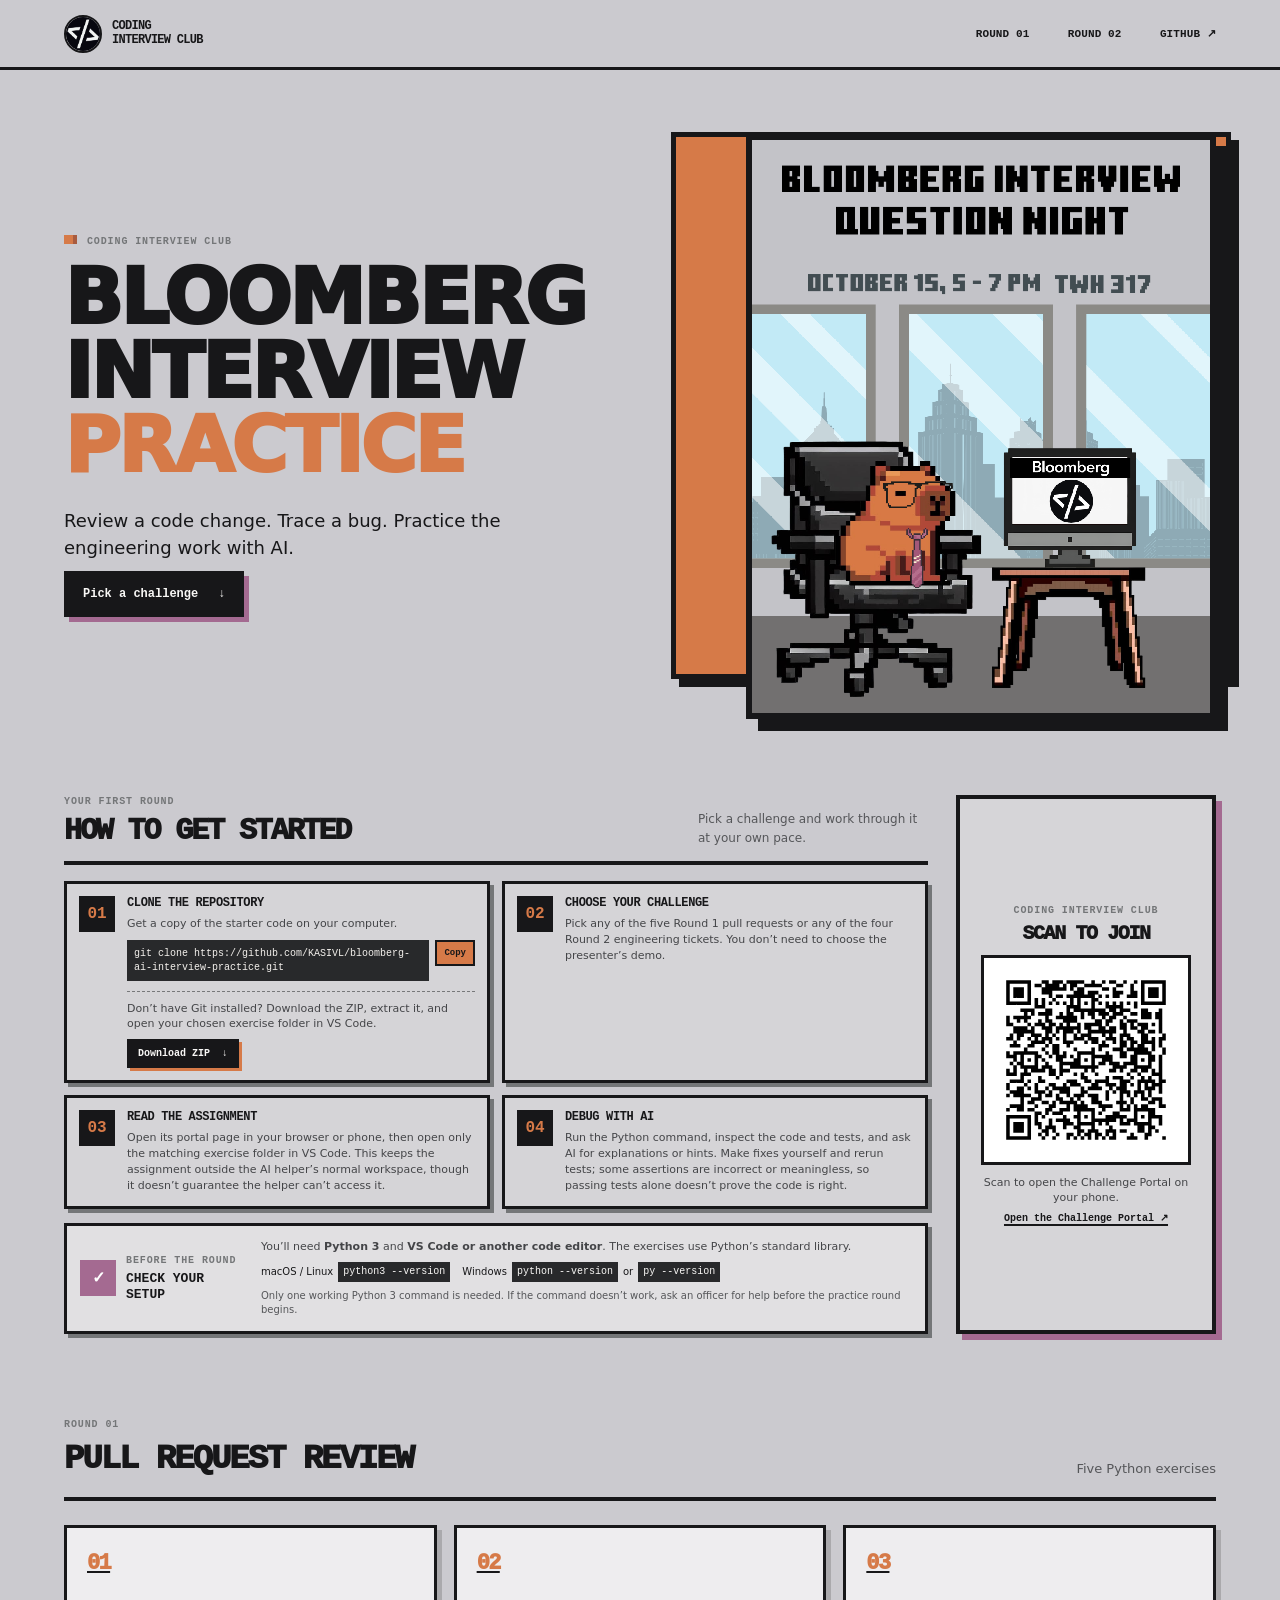
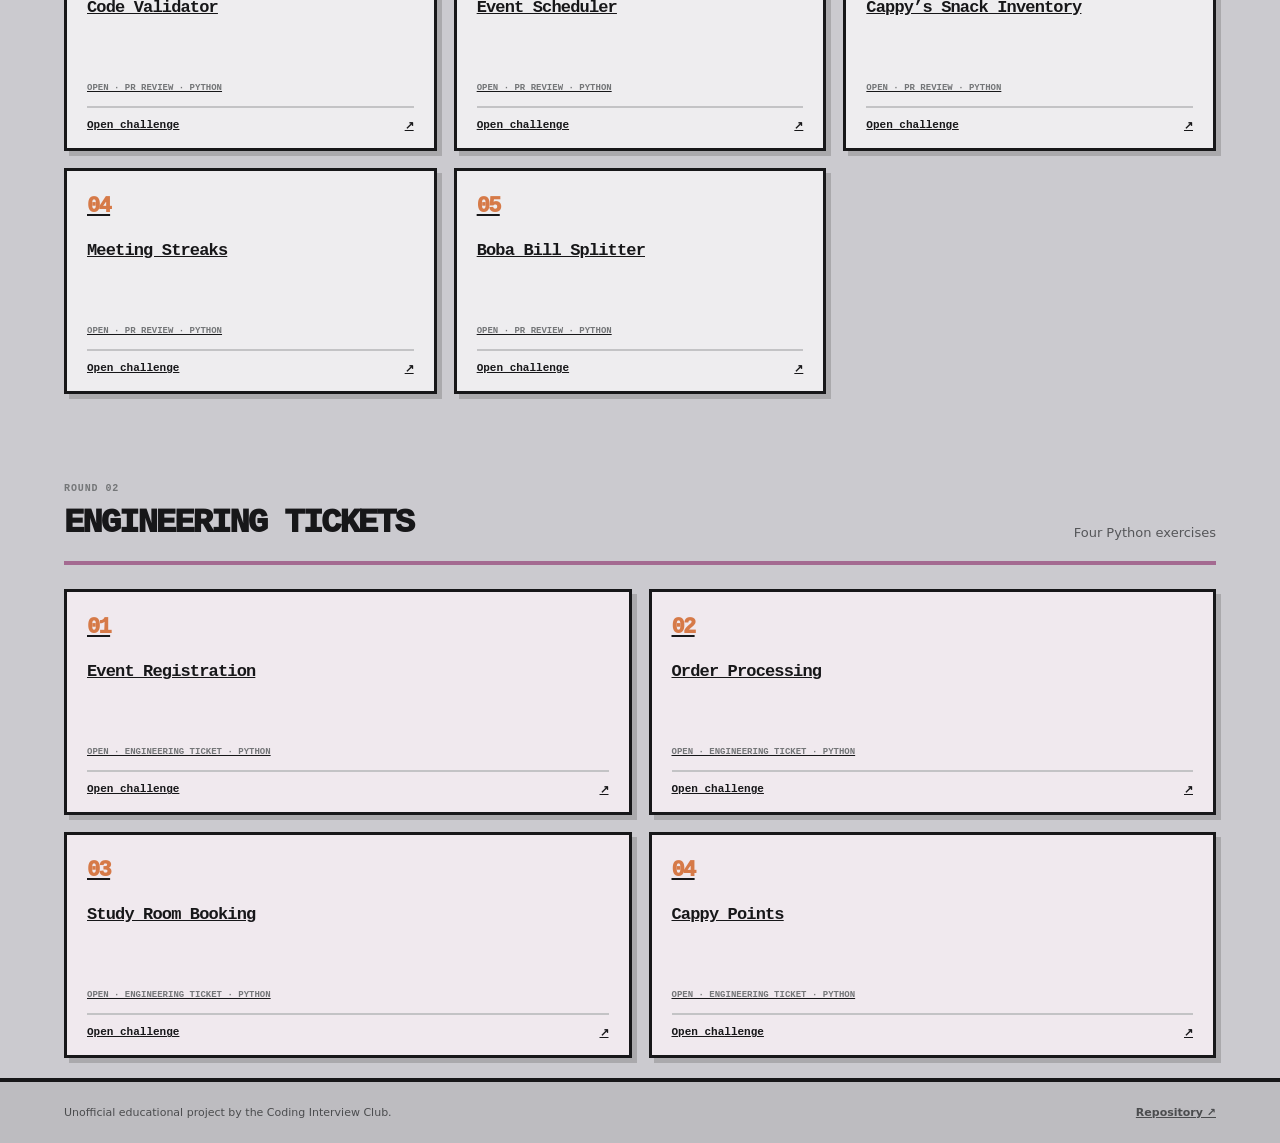
<file: docs/index.html>
<!doctype html>
<html lang="en">
<head>
  <meta charset="utf-8">
  <meta name="viewport" content="width=device-width, initial-scale=1">
  <meta name="theme-color" content="#cbcacf">
  <meta name="description" content="Choose a Coding Interview Club practice challenge.">
  <title>CIC Challenge Portal</title>
  <link rel="stylesheet" href="assets/styles.css?v=final-polish-2">
  <script src="assets/app.js?v=final-polish-1" defer></script>
</head>
<body class="home-page">
<a class="skip-link" href="#main">Skip to content</a>
<header class="site-header">
  <a class="brand" href="index.html" aria-label="Coding Interview Club home">
    <img class="brand-logo" src="assets/images/cic-logo.jpeg" alt="">
    <span>CODING<br>INTERVIEW CLUB</span>
  </a>
  <nav aria-label="Main navigation">
    <a href="#round-1">Round 01</a>
    <a href="#round-2">Round 02</a>
    <a href="https://github.com/KASIVL/bloomberg-ai-interview-practice">GitHub ↗</a>
  </nav>
</header>
<main id="main">
  <section class="hero">
    <div class="hero-copy">
      <p class="eyebrow"><span class="pixel-dot" aria-hidden="true"></span> CODING INTERVIEW CLUB</p>
      <h1>Bloomberg<br>Interview<br><span>Practice</span></h1>
      <p class="hero-description">Review a code change. Trace a bug. Practice the engineering work with AI.</p>
      <a class="button-link" href="#round-1">Pick a challenge <span aria-hidden="true">↓</span></a>
    </div>
    <figure class="poster-frame">
      <img src="assets/images/cic-interview-night-poster.png" alt="Coding Interview Club’s pixel-art Bloomberg Interview Question Night poster, featuring Cappy at a computer in an office.">
    </figure>
  </section>
  <section class="getting-started" aria-labelledby="getting-started-title">
    <div class="getting-started-main">
      <header class="getting-started-heading">
        <div><p class="eyebrow">YOUR FIRST ROUND</p><h2 id="getting-started-title">How to get started</h2></div>
        <p>Pick a challenge and work through it at your own pace.</p>
      </header>
      <ol class="getting-started-steps">
        <li class="getting-started-step">
          <span class="step-number" aria-hidden="true">01</span>
          <div><h3>Clone the repository</h3><p>Get a copy of the starter code on your computer.</p>
            <div class="clone-command"><code>git clone https://github.com/KASIVL/bloomberg-ai-interview-practice.git</code><button class="copy-button" type="button" data-copy="git clone https://github.com/KASIVL/bloomberg-ai-interview-practice.git" aria-label="Copy git clone command">Copy</button></div>
            <div class="download-option"><p>Don’t have Git installed? Download the ZIP, extract it, and open your chosen exercise folder in VS Code.</p><a class="download-link" href="https://github.com/KASIVL/bloomberg-ai-interview-practice/archive/refs/heads/main.zip">Download ZIP <span aria-hidden="true">↓</span></a></div>
          </div>
        </li>
        <li class="getting-started-step">
          <span class="step-number" aria-hidden="true">02</span>
          <div><h3>Choose your challenge</h3><p>Pick any of the five Round 1 pull requests or any of the four Round 2 engineering tickets. You don’t need to choose the presenter’s demo.</p></div>
        </li>
        <li class="getting-started-step">
          <span class="step-number" aria-hidden="true">03</span>
          <div><h3>Read the assignment</h3><p>Open its portal page in your browser or phone, then open only the matching exercise folder in VS Code. This keeps the assignment outside the AI helper’s normal workspace, though it doesn’t guarantee the helper can’t access it.</p></div>
        </li>
        <li class="getting-started-step">
          <span class="step-number" aria-hidden="true">04</span>
          <div><h3>Debug with AI</h3><p>Run the Python command, inspect the code and tests, and ask AI for explanations or hints. Make fixes yourself and rerun tests; some assertions are incorrect or meaningless, so passing tests alone doesn’t prove the code is right.</p></div>
        </li>
      </ol>
      <section class="setup-check" aria-labelledby="setup-check-title">
        <div class="setup-check-heading"><span class="step-number" aria-hidden="true">✓</span><div><p class="eyebrow">BEFORE THE ROUND</p><h3 id="setup-check-title">Check your setup</h3></div></div>
        <div class="setup-check-content">
          <p>You’ll need <strong>Python 3</strong> and <strong>VS Code or another code editor</strong>. The exercises use Python’s standard library.</p>
          <div class="setup-commands"><span>macOS / Linux <code>python3 --version</code></span><span>Windows <code>python --version</code> or <code>py --version</code></span></div>
          <p class="setup-note">Only one working Python 3 command is needed. If the command doesn’t work, ask an officer for help before the practice round begins.</p>
        </div>
      </section>
    </div>
    <aside class="workshop-qr" aria-labelledby="workshop-qr-title">
      <p class="eyebrow">CODING INTERVIEW CLUB</p>
      <h2 id="workshop-qr-title">Scan to join</h2>
      <a class="qr-link" href="https://kasivl.github.io/bloomberg-ai-interview-practice/" aria-label="Open the CIC Challenge Portal">
        <img src="assets/images/workshop-portal-qr.svg" alt="QR code linking to the CIC Challenge Portal">
      </a>
      <p>Scan to open the Challenge Portal on your phone.</p>
      <a class="qr-text-link" href="https://kasivl.github.io/bloomberg-ai-interview-practice/">Open the Challenge Portal <span aria-hidden="true">↗</span></a>
    </aside>
  </section>
  <div class="toast" role="status" aria-live="polite"></div>
  <section class="round-section" id="round-1">
    <header class="section-heading">
      <div><p class="eyebrow">ROUND 01</p><h2>Pull request review</h2></div>
      <p>Five Python exercises</p>
    </header>
    <div class="card-grid">
      <a class="challenge-card" href="challenges/r1-01-code-validator.html">
        <span class="card-number">01</span>
        <h3>Code Validator</h3>
        <span class="card-meta">OPEN · PR REVIEW · PYTHON</span>
        <span class="card-link">Open challenge <span aria-hidden="true">↗</span></span>
      </a>
      <a class="challenge-card" href="challenges/r1-02-event-scheduler.html">
        <span class="card-number">02</span>
        <h3>Event Scheduler</h3>
        <span class="card-meta">OPEN · PR REVIEW · PYTHON</span>
        <span class="card-link">Open challenge <span aria-hidden="true">↗</span></span>
      </a>
      <a class="challenge-card" href="challenges/r1-03-snack-inventory.html">
        <span class="card-number">03</span>
        <h3>Cappy’s Snack Inventory</h3>
        <span class="card-meta">OPEN · PR REVIEW · PYTHON</span>
        <span class="card-link">Open challenge <span aria-hidden="true">↗</span></span>
      </a>
      <a class="challenge-card" href="challenges/r1-04-meeting-streaks.html">
        <span class="card-number">04</span>
        <h3>Meeting Streaks</h3>
        <span class="card-meta">OPEN · PR REVIEW · PYTHON</span>
        <span class="card-link">Open challenge <span aria-hidden="true">↗</span></span>
      </a>
      <a class="challenge-card" href="challenges/r1-05-boba-split.html">
        <span class="card-number">05</span>
        <h3>Boba Bill Splitter</h3>
        <span class="card-meta">OPEN · PR REVIEW · PYTHON</span>
        <span class="card-link">Open challenge <span aria-hidden="true">↗</span></span>
      </a>
    </div>
  </section>
  <section class="round-section round-two" id="round-2">
    <header class="section-heading">
      <div><p class="eyebrow">ROUND 02</p><h2>Engineering tickets</h2></div>
      <p>Four Python exercises</p>
    </header>
    <div class="card-grid">
      <a class="challenge-card" href="challenges/r2-01-event-registration.html">
        <span class="card-number">01</span>
        <h3>Event Registration</h3>
        <span class="card-meta">OPEN · ENGINEERING TICKET · PYTHON</span>
        <span class="card-link">Open challenge <span aria-hidden="true">↗</span></span>
      </a>
      <a class="challenge-card" href="challenges/r2-02-order-processing.html">
        <span class="card-number">02</span>
        <h3>Order Processing</h3>
        <span class="card-meta">OPEN · ENGINEERING TICKET · PYTHON</span>
        <span class="card-link">Open challenge <span aria-hidden="true">↗</span></span>
      </a>
      <a class="challenge-card" href="challenges/r2-03-room-booking.html">
        <span class="card-number">03</span>
        <h3>Study Room Booking</h3>
        <span class="card-meta">OPEN · ENGINEERING TICKET · PYTHON</span>
        <span class="card-link">Open challenge <span aria-hidden="true">↗</span></span>
      </a>
      <a class="challenge-card" href="challenges/r2-04-cappy-points.html">
        <span class="card-number">04</span>
        <h3>Cappy Points</h3>
        <span class="card-meta">OPEN · ENGINEERING TICKET · PYTHON</span>
        <span class="card-link">Open challenge <span aria-hidden="true">↗</span></span>
      </a>
    </div>
  </section>
</main>
<footer class="site-footer">
  <span>Unofficial educational project by the Coding Interview Club.</span>
  <a href="https://github.com/KASIVL/bloomberg-ai-interview-practice">Repository ↗</a>
</footer>
</body>
</html>
</file>
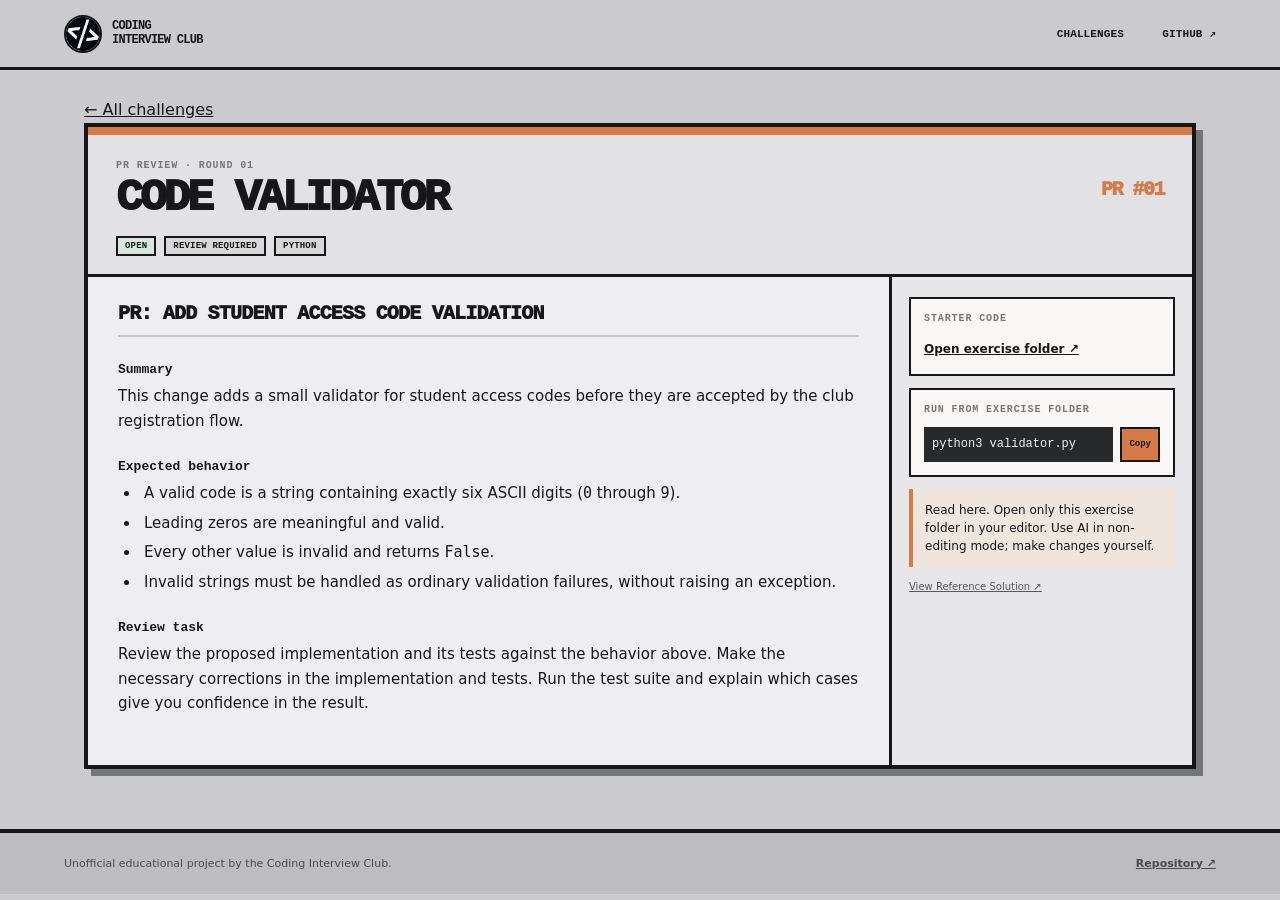
<file: docs/challenges/r1-01-code-validator.html>
<!doctype html>
<html lang="en">
<head>
  <meta charset="utf-8">
  <meta name="viewport" content="width=device-width, initial-scale=1">
  <meta name="theme-color" content="#cbcacf">
  <meta name="description" content="Pr Review: Code Validator.">
  <title>Code Validator · CIC Challenge Portal</title>
  <link rel="stylesheet" href="../assets/styles.css?v=final-polish-2">
  <script src="../assets/app.js?v=final-polish-1" defer></script>
</head>
<body class="challenge-page pr-page">
<a class="skip-link" href="#main">Skip to content</a>
<header class="site-header">
  <a class="brand" href="../index.html" aria-label="Coding Interview Club home">
    <img class="brand-logo" src="../assets/images/cic-logo.jpeg" alt="">
    <span>CODING<br>INTERVIEW CLUB</span>
  </a>
  <nav aria-label="Main navigation">
    <a href="../index.html#round-1">Challenges</a>
    <a href="https://github.com/KASIVL/bloomberg-ai-interview-practice">GitHub ↗</a>
  </nav>
</header>
<main id="main" class="challenge-shell">
  <a class="back-link" href="../index.html">← All challenges</a>
  <article class="work-item">
    <header class="work-head">
      <div><p class="eyebrow">PR REVIEW · ROUND 01</p><h1>Code Validator</h1></div>
      <div class="work-id">PR #01</div>
      <div class="badges"><span class="badge open">OPEN</span><span class="badge">REVIEW REQUIRED</span><span class="badge">PYTHON</span></div>
    </header>
    <div class="work-content">
      <section class="assignment-copy" aria-label="Original assignment">
<h2>PR: Add student access code validation</h2>
<h3>Summary</h3>
<p>This change adds a small validator for student access codes before they are accepted by the club registration flow.</p>
<h3>Expected behavior</h3>
<ul>
<li>A valid code is a string containing exactly six ASCII digits (<code>0</code> through <code>9</code>).</li>
<li>Leading zeros are meaningful and valid.</li>
<li>Every other value is invalid and returns <code>False</code>.</li>
<li>Invalid strings must be handled as ordinary validation failures, without raising an exception.</li>
</ul>
<h3>Review task</h3>
<p>Review the proposed implementation and its tests against the behavior above. Make the necessary corrections in the implementation and tests. Run the test suite and explain which cases give you confidence in the result.</p>
      </section>
      <aside class="work-tools" aria-label="Challenge tools">
        <section class="tool-box">
          <p class="eyebrow">STARTER CODE</p>
          <a class="source-link" href="https://github.com/KASIVL/bloomberg-ai-interview-practice/tree/main/round-1/01-code-validator" target="_blank" rel="noreferrer">Open exercise folder ↗</a>
        </section>
        <section class="tool-box">
          <p class="eyebrow">RUN FROM EXERCISE FOLDER</p>
          <div class="command-row"><code>python3 validator.py</code><button class="copy-button" type="button" data-copy="python3 validator.py" aria-label="Copy command python3 validator.py">Copy</button></div>
        </section>
        <p class="ai-note">Read here. Open only this exercise folder in your editor. Use AI in non-editing mode; make changes yourself.</p>
        <p class="solutions-note"><a href="https://github.com/KASIVL/bloomberg-ai-interview-practice/blob/main/solutions/round-1/01-code-validator/README.md" target="_blank" rel="noreferrer">View Reference Solution ↗</a></p>
      </aside>
    </div>
  </article>
</main>
<footer class="site-footer"><span>Unofficial educational project by the Coding Interview Club.</span><a href="https://github.com/KASIVL/bloomberg-ai-interview-practice">Repository ↗</a></footer>
<div class="toast" role="status" aria-live="polite"></div>
</body>
</html>
</file>
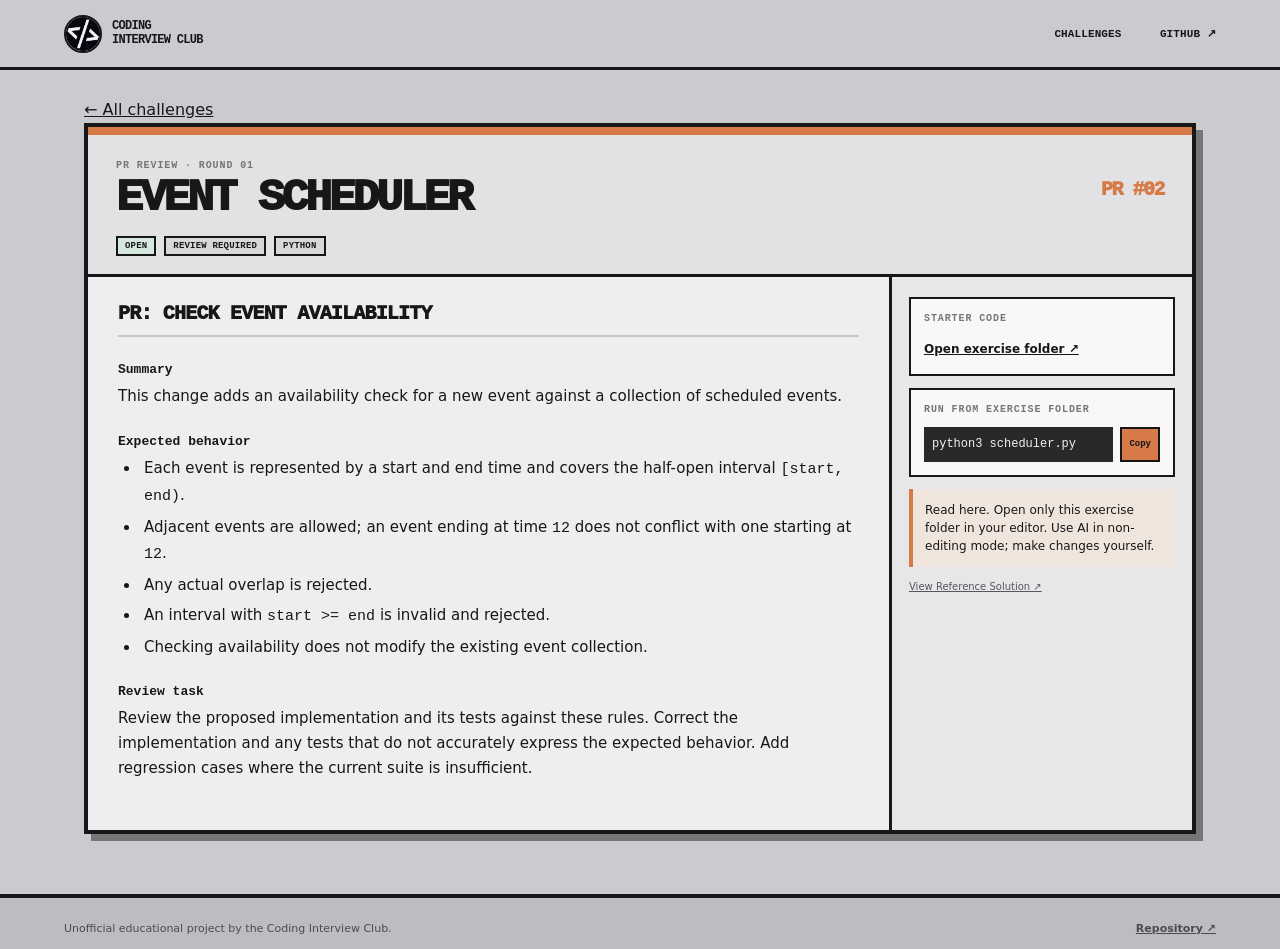
<file: docs/challenges/r1-02-event-scheduler.html>
<!doctype html>
<html lang="en">
<head>
  <meta charset="utf-8">
  <meta name="viewport" content="width=device-width, initial-scale=1">
  <meta name="theme-color" content="#cbcacf">
  <meta name="description" content="Pr Review: Event Scheduler.">
  <title>Event Scheduler · CIC Challenge Portal</title>
  <link rel="stylesheet" href="../assets/styles.css?v=final-polish-2">
  <script src="../assets/app.js?v=final-polish-1" defer></script>
</head>
<body class="challenge-page pr-page">
<a class="skip-link" href="#main">Skip to content</a>
<header class="site-header">
  <a class="brand" href="../index.html" aria-label="Coding Interview Club home">
    <img class="brand-logo" src="../assets/images/cic-logo.jpeg" alt="">
    <span>CODING<br>INTERVIEW CLUB</span>
  </a>
  <nav aria-label="Main navigation">
    <a href="../index.html#round-1">Challenges</a>
    <a href="https://github.com/KASIVL/bloomberg-ai-interview-practice">GitHub ↗</a>
  </nav>
</header>
<main id="main" class="challenge-shell">
  <a class="back-link" href="../index.html">← All challenges</a>
  <article class="work-item">
    <header class="work-head">
      <div><p class="eyebrow">PR REVIEW · ROUND 01</p><h1>Event Scheduler</h1></div>
      <div class="work-id">PR #02</div>
      <div class="badges"><span class="badge open">OPEN</span><span class="badge">REVIEW REQUIRED</span><span class="badge">PYTHON</span></div>
    </header>
    <div class="work-content">
      <section class="assignment-copy" aria-label="Original assignment">
<h2>PR: Check event availability</h2>
<h3>Summary</h3>
<p>This change adds an availability check for a new event against a collection of scheduled events.</p>
<h3>Expected behavior</h3>
<ul>
<li>Each event is represented by a start and end time and covers the half-open interval <code>[start, end)</code>.</li>
<li>Adjacent events are allowed; an event ending at time <code>12</code> does not conflict with one starting at <code>12</code>.</li>
<li>Any actual overlap is rejected.</li>
<li>An interval with <code>start &gt;= end</code> is invalid and rejected.</li>
<li>Checking availability does not modify the existing event collection.</li>
</ul>
<h3>Review task</h3>
<p>Review the proposed implementation and its tests against these rules. Correct the implementation and any tests that do not accurately express the expected behavior. Add regression cases where the current suite is insufficient.</p>
      </section>
      <aside class="work-tools" aria-label="Challenge tools">
        <section class="tool-box">
          <p class="eyebrow">STARTER CODE</p>
          <a class="source-link" href="https://github.com/KASIVL/bloomberg-ai-interview-practice/tree/main/round-1/02-event-scheduler" target="_blank" rel="noreferrer">Open exercise folder ↗</a>
        </section>
        <section class="tool-box">
          <p class="eyebrow">RUN FROM EXERCISE FOLDER</p>
          <div class="command-row"><code>python3 scheduler.py</code><button class="copy-button" type="button" data-copy="python3 scheduler.py" aria-label="Copy command python3 scheduler.py">Copy</button></div>
        </section>
        <p class="ai-note">Read here. Open only this exercise folder in your editor. Use AI in non-editing mode; make changes yourself.</p>
        <p class="solutions-note"><a href="https://github.com/KASIVL/bloomberg-ai-interview-practice/blob/main/solutions/round-1/02-event-scheduler/README.md" target="_blank" rel="noreferrer">View Reference Solution ↗</a></p>
      </aside>
    </div>
  </article>
</main>
<footer class="site-footer"><span>Unofficial educational project by the Coding Interview Club.</span><a href="https://github.com/KASIVL/bloomberg-ai-interview-practice">Repository ↗</a></footer>
<div class="toast" role="status" aria-live="polite"></div>
</body>
</html>
</file>
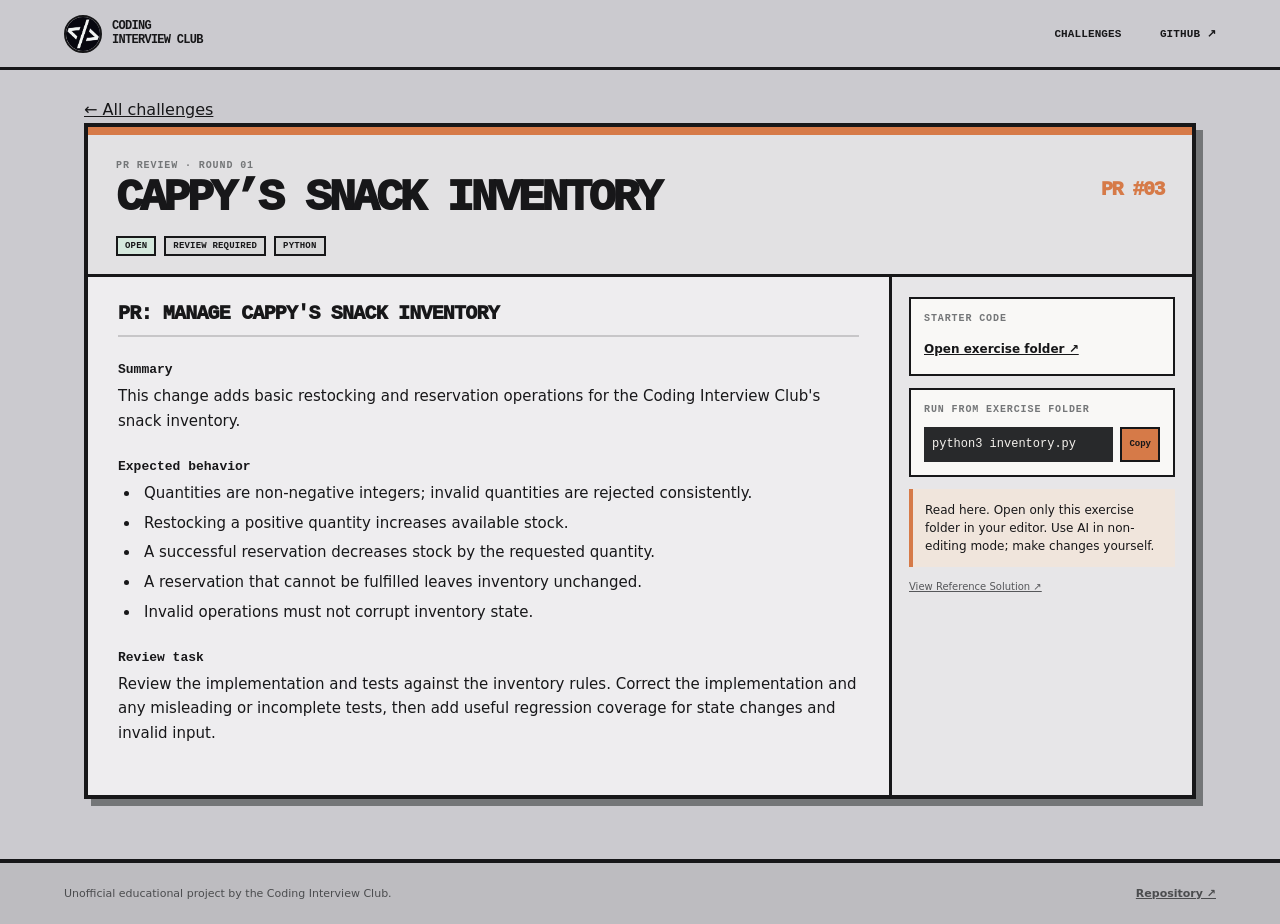
<file: docs/challenges/r1-03-snack-inventory.html>
<!doctype html>
<html lang="en">
<head>
  <meta charset="utf-8">
  <meta name="viewport" content="width=device-width, initial-scale=1">
  <meta name="theme-color" content="#cbcacf">
  <meta name="description" content="Pr Review: Cappy’s Snack Inventory.">
  <title>Cappy’s Snack Inventory · CIC Challenge Portal</title>
  <link rel="stylesheet" href="../assets/styles.css?v=final-polish-2">
  <script src="../assets/app.js?v=final-polish-1" defer></script>
</head>
<body class="challenge-page pr-page">
<a class="skip-link" href="#main">Skip to content</a>
<header class="site-header">
  <a class="brand" href="../index.html" aria-label="Coding Interview Club home">
    <img class="brand-logo" src="../assets/images/cic-logo.jpeg" alt="">
    <span>CODING<br>INTERVIEW CLUB</span>
  </a>
  <nav aria-label="Main navigation">
    <a href="../index.html#round-1">Challenges</a>
    <a href="https://github.com/KASIVL/bloomberg-ai-interview-practice">GitHub ↗</a>
  </nav>
</header>
<main id="main" class="challenge-shell">
  <a class="back-link" href="../index.html">← All challenges</a>
  <article class="work-item">
    <header class="work-head">
      <div><p class="eyebrow">PR REVIEW · ROUND 01</p><h1>Cappy’s Snack Inventory</h1></div>
      <div class="work-id">PR #03</div>
      <div class="badges"><span class="badge open">OPEN</span><span class="badge">REVIEW REQUIRED</span><span class="badge">PYTHON</span></div>
    </header>
    <div class="work-content">
      <section class="assignment-copy" aria-label="Original assignment">
<h2>PR: Manage Cappy&#x27;s snack inventory</h2>
<h3>Summary</h3>
<p>This change adds basic restocking and reservation operations for the Coding Interview Club&#x27;s snack inventory.</p>
<h3>Expected behavior</h3>
<ul>
<li>Quantities are non-negative integers; invalid quantities are rejected consistently.</li>
<li>Restocking a positive quantity increases available stock.</li>
<li>A successful reservation decreases stock by the requested quantity.</li>
<li>A reservation that cannot be fulfilled leaves inventory unchanged.</li>
<li>Invalid operations must not corrupt inventory state.</li>
</ul>
<h3>Review task</h3>
<p>Review the implementation and tests against the inventory rules. Correct the implementation and any misleading or incomplete tests, then add useful regression coverage for state changes and invalid input.</p>
      </section>
      <aside class="work-tools" aria-label="Challenge tools">
        <section class="tool-box">
          <p class="eyebrow">STARTER CODE</p>
          <a class="source-link" href="https://github.com/KASIVL/bloomberg-ai-interview-practice/tree/main/round-1/03-snack-inventory" target="_blank" rel="noreferrer">Open exercise folder ↗</a>
        </section>
        <section class="tool-box">
          <p class="eyebrow">RUN FROM EXERCISE FOLDER</p>
          <div class="command-row"><code>python3 inventory.py</code><button class="copy-button" type="button" data-copy="python3 inventory.py" aria-label="Copy command python3 inventory.py">Copy</button></div>
        </section>
        <p class="ai-note">Read here. Open only this exercise folder in your editor. Use AI in non-editing mode; make changes yourself.</p>
        <p class="solutions-note"><a href="https://github.com/KASIVL/bloomberg-ai-interview-practice/blob/main/solutions/round-1/03-snack-inventory/README.md" target="_blank" rel="noreferrer">View Reference Solution ↗</a></p>
      </aside>
    </div>
  </article>
</main>
<footer class="site-footer"><span>Unofficial educational project by the Coding Interview Club.</span><a href="https://github.com/KASIVL/bloomberg-ai-interview-practice">Repository ↗</a></footer>
<div class="toast" role="status" aria-live="polite"></div>
</body>
</html>
</file>
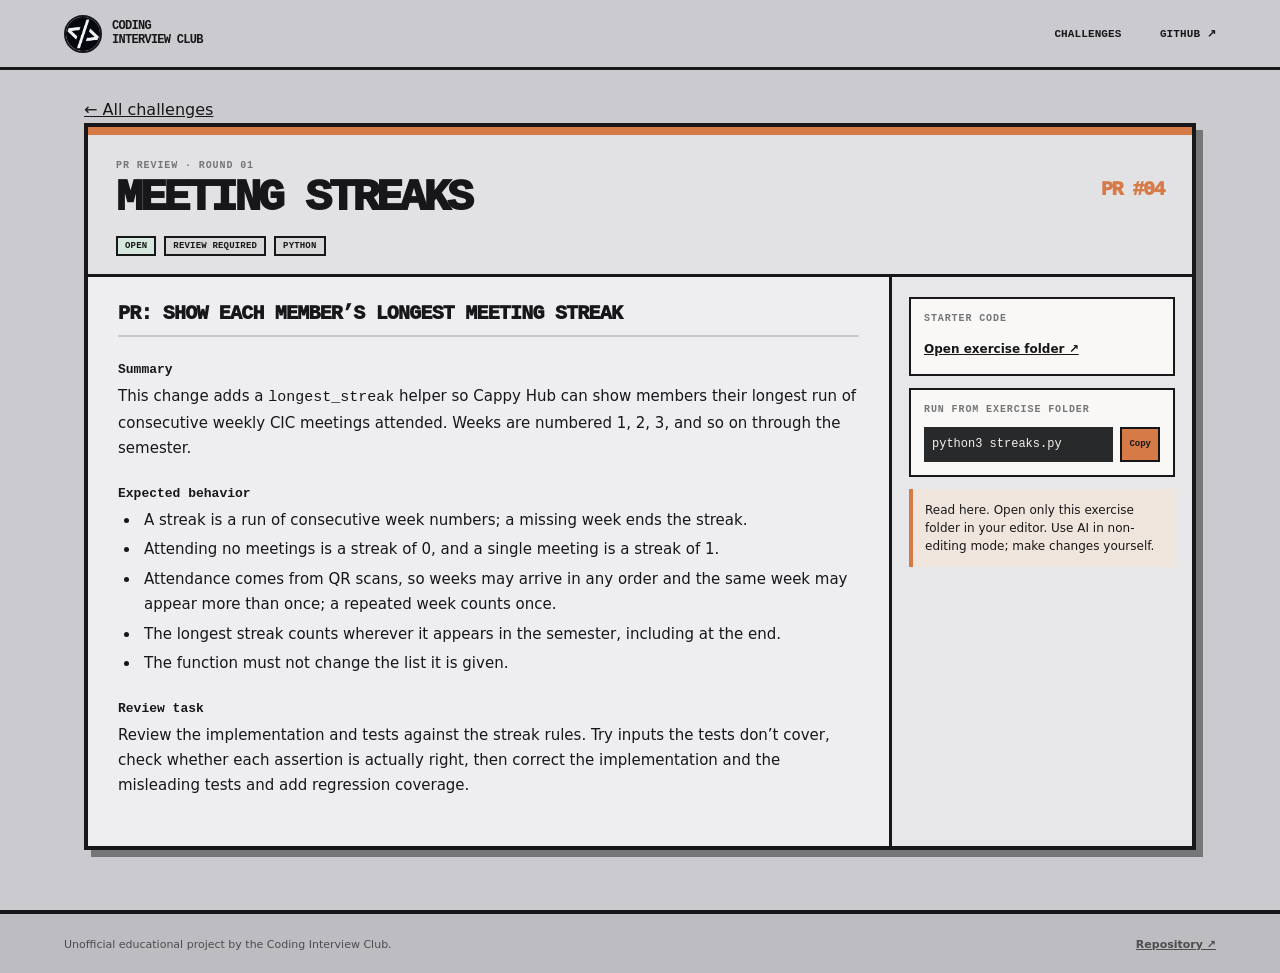
<file: docs/challenges/r1-04-meeting-streaks.html>
<!doctype html>
<html lang="en">
<head>
  <meta charset="utf-8">
  <meta name="viewport" content="width=device-width, initial-scale=1">
  <meta name="theme-color" content="#cbcacf">
  <meta name="description" content="Pr Review: Meeting Streaks.">
  <title>Meeting Streaks · CIC Challenge Portal</title>
  <link rel="stylesheet" href="../assets/styles.css?v=final-polish-2">
  <script src="../assets/app.js?v=final-polish-1" defer></script>
</head>
<body class="challenge-page pr-page">
<a class="skip-link" href="#main">Skip to content</a>
<header class="site-header">
  <a class="brand" href="../index.html" aria-label="Coding Interview Club home">
    <img class="brand-logo" src="../assets/images/cic-logo.jpeg" alt="">
    <span>CODING<br>INTERVIEW CLUB</span>
  </a>
  <nav aria-label="Main navigation">
    <a href="../index.html#round-1">Challenges</a>
    <a href="https://github.com/KASIVL/bloomberg-ai-interview-practice">GitHub ↗</a>
  </nav>
</header>
<main id="main" class="challenge-shell">
  <a class="back-link" href="../index.html">← All challenges</a>
  <article class="work-item">
    <header class="work-head">
      <div><p class="eyebrow">PR REVIEW · ROUND 01</p><h1>Meeting Streaks</h1></div>
      <div class="work-id">PR #04</div>
      <div class="badges"><span class="badge open">OPEN</span><span class="badge">REVIEW REQUIRED</span><span class="badge">PYTHON</span></div>
    </header>
    <div class="work-content">
      <section class="assignment-copy" aria-label="Original assignment">
<h2>PR: Show each member’s longest meeting streak</h2>
<h3>Summary</h3>
<p>This change adds a <code>longest_streak</code> helper so Cappy Hub can show members their longest run of consecutive weekly CIC meetings attended. Weeks are numbered 1, 2, 3, and so on through the semester.</p>
<h3>Expected behavior</h3>
<ul>
<li>A streak is a run of consecutive week numbers; a missing week ends the streak.</li>
<li>Attending no meetings is a streak of 0, and a single meeting is a streak of 1.</li>
<li>Attendance comes from QR scans, so weeks may arrive in any order and the same week may appear more than once; a repeated week counts once.</li>
<li>The longest streak counts wherever it appears in the semester, including at the end.</li>
<li>The function must not change the list it is given.</li>
</ul>
<h3>Review task</h3>
<p>Review the implementation and tests against the streak rules. Try inputs the tests don’t cover, check whether each assertion is actually right, then correct the implementation and the misleading tests and add regression coverage.</p>
      </section>
      <aside class="work-tools" aria-label="Challenge tools">
        <section class="tool-box">
          <p class="eyebrow">STARTER CODE</p>
          <a class="source-link" href="https://github.com/KASIVL/bloomberg-ai-interview-practice/tree/main/round-1/04-meeting-streaks" target="_blank" rel="noreferrer">Open exercise folder ↗</a>
        </section>
        <section class="tool-box">
          <p class="eyebrow">RUN FROM EXERCISE FOLDER</p>
          <div class="command-row"><code>python3 streaks.py</code><button class="copy-button" type="button" data-copy="python3 streaks.py" aria-label="Copy command python3 streaks.py">Copy</button></div>
        </section>
        <p class="ai-note">Read here. Open only this exercise folder in your editor. Use AI in non-editing mode; make changes yourself.</p>
      </aside>
    </div>
  </article>
</main>
<footer class="site-footer"><span>Unofficial educational project by the Coding Interview Club.</span><a href="https://github.com/KASIVL/bloomberg-ai-interview-practice">Repository ↗</a></footer>
<div class="toast" role="status" aria-live="polite"></div>
</body>
</html>
</file>
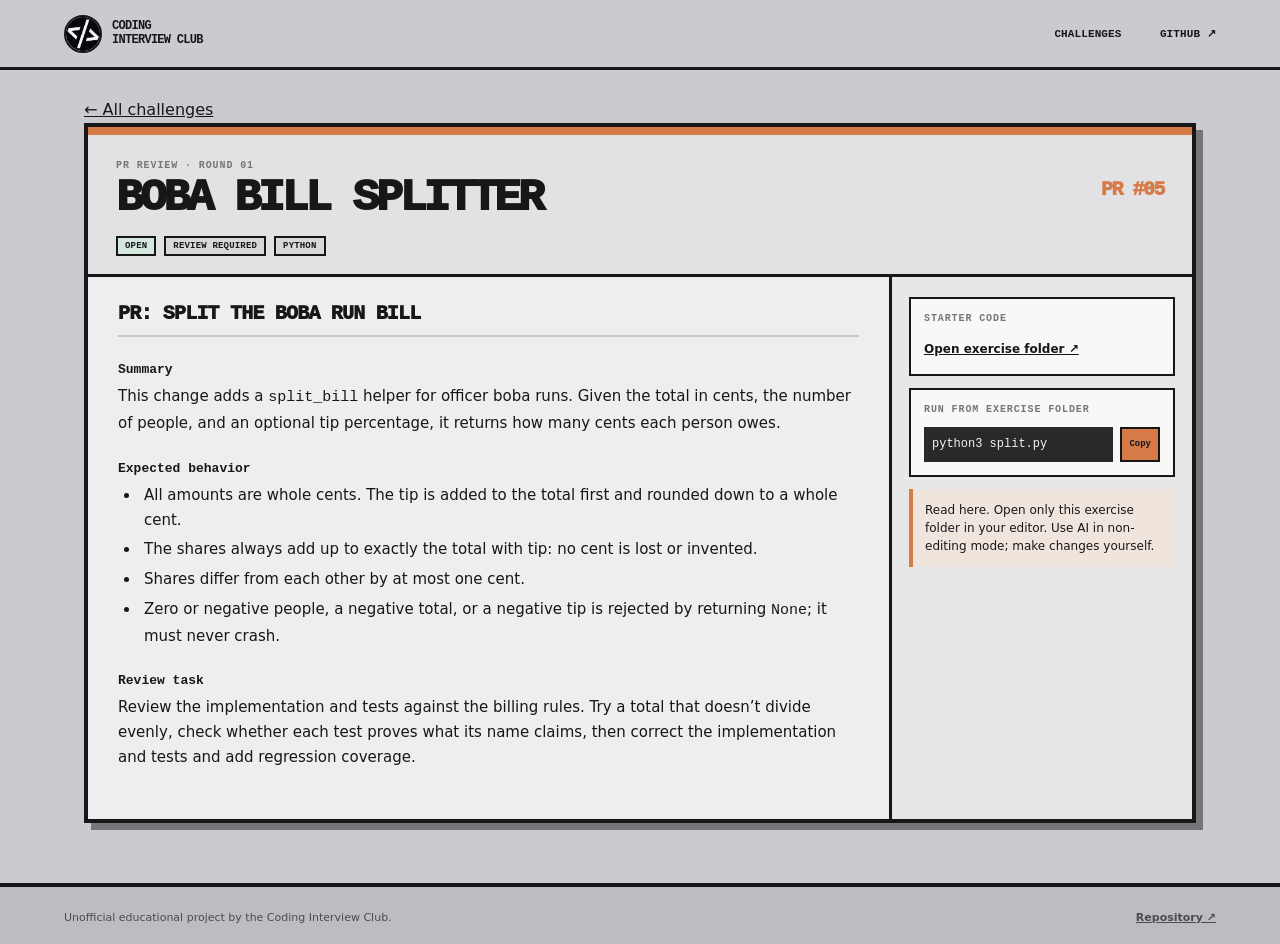
<file: docs/challenges/r1-05-boba-split.html>
<!doctype html>
<html lang="en">
<head>
  <meta charset="utf-8">
  <meta name="viewport" content="width=device-width, initial-scale=1">
  <meta name="theme-color" content="#cbcacf">
  <meta name="description" content="Pr Review: Boba Bill Splitter.">
  <title>Boba Bill Splitter · CIC Challenge Portal</title>
  <link rel="stylesheet" href="../assets/styles.css?v=final-polish-2">
  <script src="../assets/app.js?v=final-polish-1" defer></script>
</head>
<body class="challenge-page pr-page">
<a class="skip-link" href="#main">Skip to content</a>
<header class="site-header">
  <a class="brand" href="../index.html" aria-label="Coding Interview Club home">
    <img class="brand-logo" src="../assets/images/cic-logo.jpeg" alt="">
    <span>CODING<br>INTERVIEW CLUB</span>
  </a>
  <nav aria-label="Main navigation">
    <a href="../index.html#round-1">Challenges</a>
    <a href="https://github.com/KASIVL/bloomberg-ai-interview-practice">GitHub ↗</a>
  </nav>
</header>
<main id="main" class="challenge-shell">
  <a class="back-link" href="../index.html">← All challenges</a>
  <article class="work-item">
    <header class="work-head">
      <div><p class="eyebrow">PR REVIEW · ROUND 01</p><h1>Boba Bill Splitter</h1></div>
      <div class="work-id">PR #05</div>
      <div class="badges"><span class="badge open">OPEN</span><span class="badge">REVIEW REQUIRED</span><span class="badge">PYTHON</span></div>
    </header>
    <div class="work-content">
      <section class="assignment-copy" aria-label="Original assignment">
<h2>PR: Split the boba run bill</h2>
<h3>Summary</h3>
<p>This change adds a <code>split_bill</code> helper for officer boba runs. Given the total in cents, the number of people, and an optional tip percentage, it returns how many cents each person owes.</p>
<h3>Expected behavior</h3>
<ul>
<li>All amounts are whole cents. The tip is added to the total first and rounded down to a whole cent.</li>
<li>The shares always add up to exactly the total with tip: no cent is lost or invented.</li>
<li>Shares differ from each other by at most one cent.</li>
<li>Zero or negative people, a negative total, or a negative tip is rejected by returning <code>None</code>; it must never crash.</li>
</ul>
<h3>Review task</h3>
<p>Review the implementation and tests against the billing rules. Try a total that doesn’t divide evenly, check whether each test proves what its name claims, then correct the implementation and tests and add regression coverage.</p>
      </section>
      <aside class="work-tools" aria-label="Challenge tools">
        <section class="tool-box">
          <p class="eyebrow">STARTER CODE</p>
          <a class="source-link" href="https://github.com/KASIVL/bloomberg-ai-interview-practice/tree/main/round-1/05-boba-split" target="_blank" rel="noreferrer">Open exercise folder ↗</a>
        </section>
        <section class="tool-box">
          <p class="eyebrow">RUN FROM EXERCISE FOLDER</p>
          <div class="command-row"><code>python3 split.py</code><button class="copy-button" type="button" data-copy="python3 split.py" aria-label="Copy command python3 split.py">Copy</button></div>
        </section>
        <p class="ai-note">Read here. Open only this exercise folder in your editor. Use AI in non-editing mode; make changes yourself.</p>
      </aside>
    </div>
  </article>
</main>
<footer class="site-footer"><span>Unofficial educational project by the Coding Interview Club.</span><a href="https://github.com/KASIVL/bloomberg-ai-interview-practice">Repository ↗</a></footer>
<div class="toast" role="status" aria-live="polite"></div>
</body>
</html>
</file>
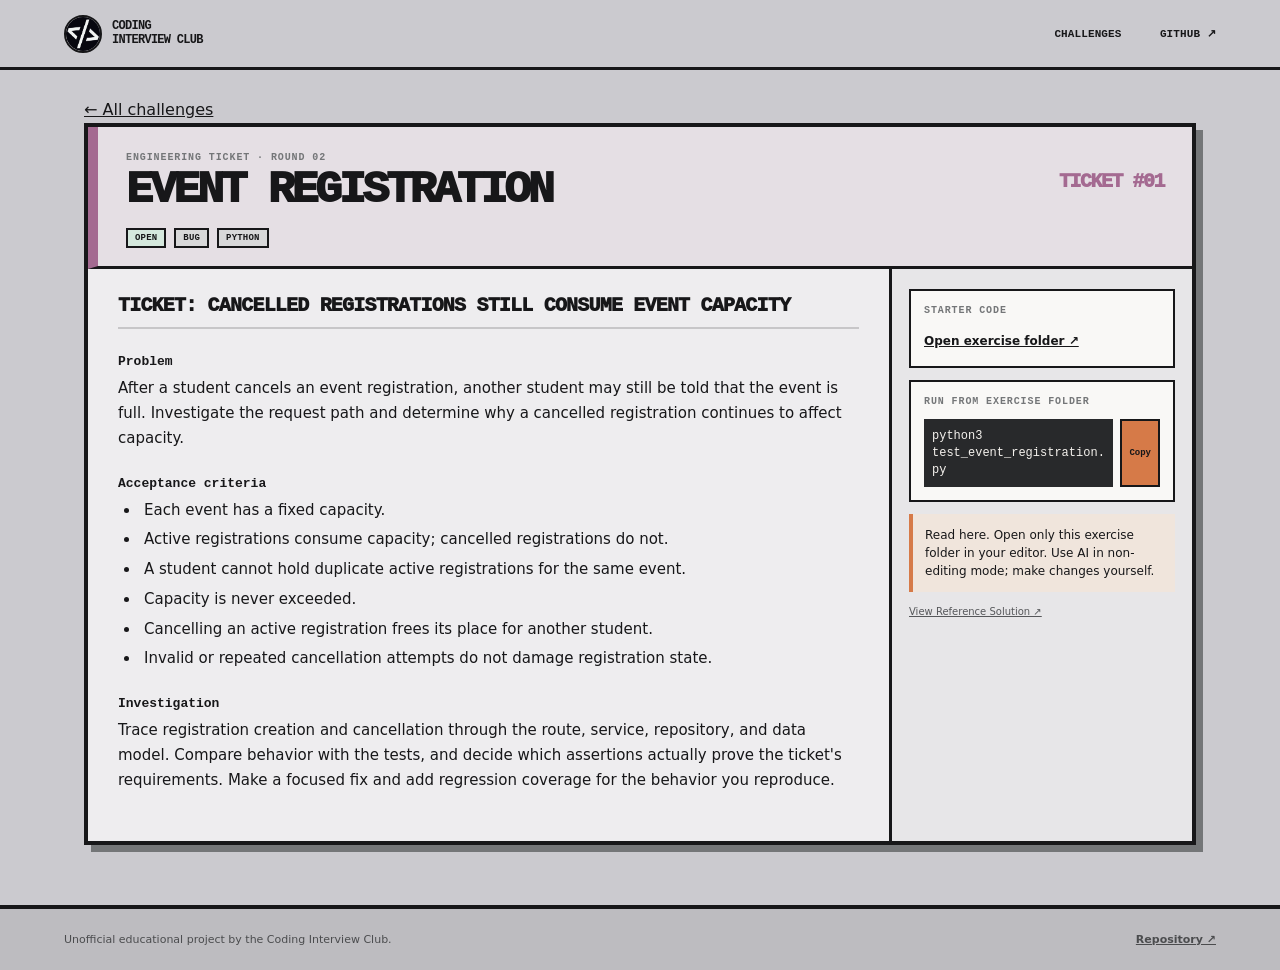
<file: docs/challenges/r2-01-event-registration.html>
<!doctype html>
<html lang="en">
<head>
  <meta charset="utf-8">
  <meta name="viewport" content="width=device-width, initial-scale=1">
  <meta name="theme-color" content="#cbcacf">
  <meta name="description" content="Engineering Ticket: Event Registration.">
  <title>Event Registration · CIC Challenge Portal</title>
  <link rel="stylesheet" href="../assets/styles.css?v=final-polish-2">
  <script src="../assets/app.js?v=final-polish-1" defer></script>
</head>
<body class="challenge-page ticket-page">
<a class="skip-link" href="#main">Skip to content</a>
<header class="site-header">
  <a class="brand" href="../index.html" aria-label="Coding Interview Club home">
    <img class="brand-logo" src="../assets/images/cic-logo.jpeg" alt="">
    <span>CODING<br>INTERVIEW CLUB</span>
  </a>
  <nav aria-label="Main navigation">
    <a href="../index.html#round-2">Challenges</a>
    <a href="https://github.com/KASIVL/bloomberg-ai-interview-practice">GitHub ↗</a>
  </nav>
</header>
<main id="main" class="challenge-shell">
  <a class="back-link" href="../index.html">← All challenges</a>
  <article class="work-item">
    <header class="work-head">
      <div><p class="eyebrow">ENGINEERING TICKET · ROUND 02</p><h1>Event Registration</h1></div>
      <div class="work-id">TICKET #01</div>
      <div class="badges"><span class="badge open">OPEN</span><span class="badge">BUG</span><span class="badge">PYTHON</span></div>
    </header>
    <div class="work-content">
      <section class="assignment-copy" aria-label="Original assignment">
<h2>Ticket: Cancelled registrations still consume event capacity</h2>
<h3>Problem</h3>
<p>After a student cancels an event registration, another student may still be told that the event is full. Investigate the request path and determine why a cancelled registration continues to affect capacity.</p>
<h3>Acceptance criteria</h3>
<ul>
<li>Each event has a fixed capacity.</li>
<li>Active registrations consume capacity; cancelled registrations do not.</li>
<li>A student cannot hold duplicate active registrations for the same event.</li>
<li>Capacity is never exceeded.</li>
<li>Cancelling an active registration frees its place for another student.</li>
<li>Invalid or repeated cancellation attempts do not damage registration state.</li>
</ul>
<h3>Investigation</h3>
<p>Trace registration creation and cancellation through the route, service, repository, and data model. Compare behavior with the tests, and decide which assertions actually prove the ticket&#x27;s requirements. Make a focused fix and add regression coverage for the behavior you reproduce.</p>
      </section>
      <aside class="work-tools" aria-label="Challenge tools">
        <section class="tool-box">
          <p class="eyebrow">STARTER CODE</p>
          <a class="source-link" href="https://github.com/KASIVL/bloomberg-ai-interview-practice/tree/main/round-2/01-event-registration" target="_blank" rel="noreferrer">Open exercise folder ↗</a>
        </section>
        <section class="tool-box">
          <p class="eyebrow">RUN FROM EXERCISE FOLDER</p>
          <div class="command-row"><code>python3 test_event_registration.py</code><button class="copy-button" type="button" data-copy="python3 test_event_registration.py" aria-label="Copy command python3 test_event_registration.py">Copy</button></div>
        </section>
        <p class="ai-note">Read here. Open only this exercise folder in your editor. Use AI in non-editing mode; make changes yourself.</p>
        <p class="solutions-note"><a href="https://github.com/KASIVL/bloomberg-ai-interview-practice/blob/main/solutions/round-2/01-event-registration/README.md" target="_blank" rel="noreferrer">View Reference Solution ↗</a></p>
      </aside>
    </div>
  </article>
</main>
<footer class="site-footer"><span>Unofficial educational project by the Coding Interview Club.</span><a href="https://github.com/KASIVL/bloomberg-ai-interview-practice">Repository ↗</a></footer>
<div class="toast" role="status" aria-live="polite"></div>
</body>
</html>
</file>
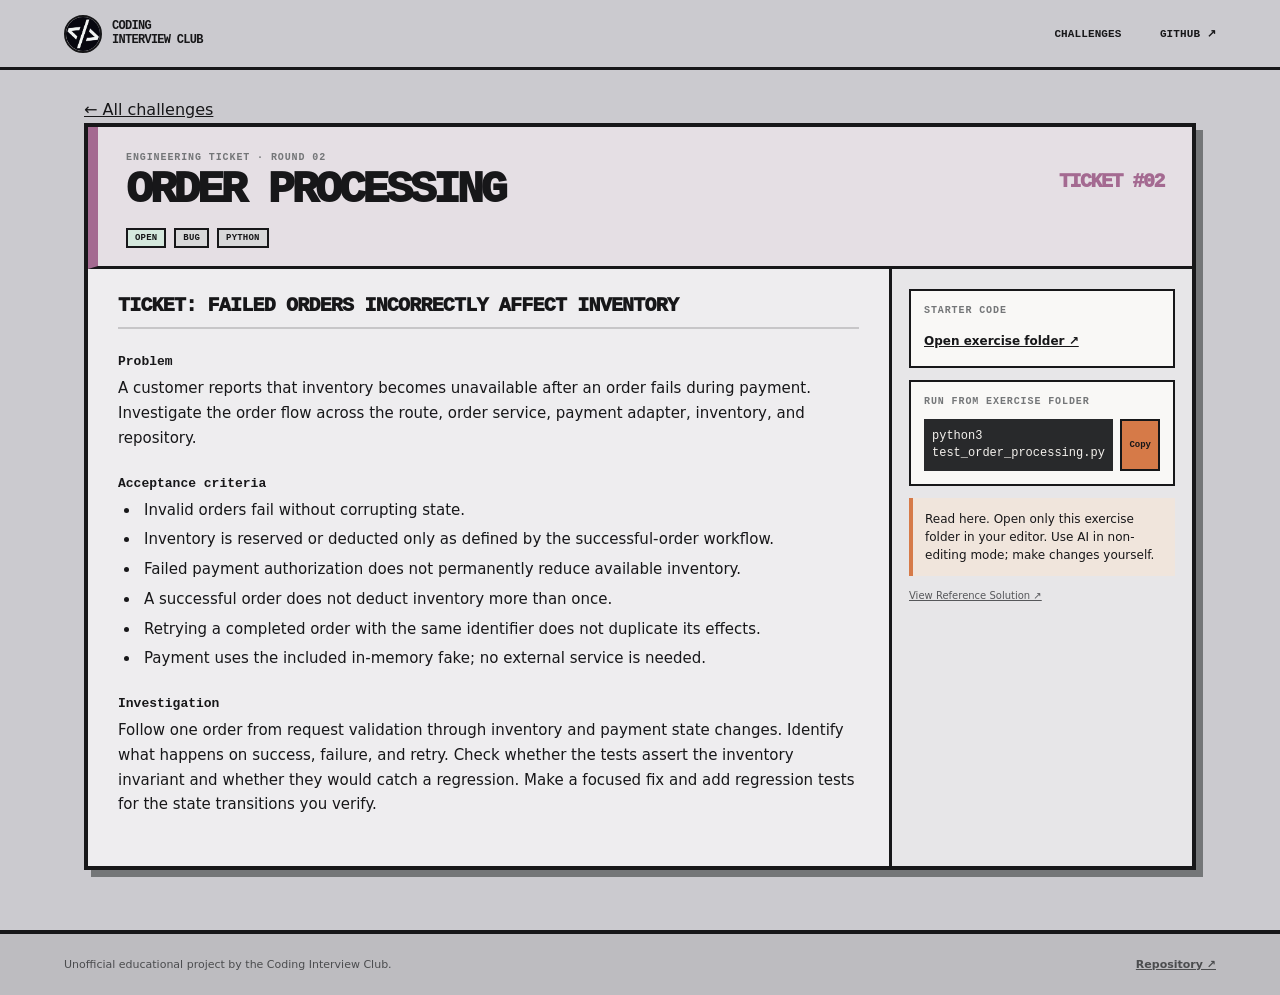
<file: docs/challenges/r2-02-order-processing.html>
<!doctype html>
<html lang="en">
<head>
  <meta charset="utf-8">
  <meta name="viewport" content="width=device-width, initial-scale=1">
  <meta name="theme-color" content="#cbcacf">
  <meta name="description" content="Engineering Ticket: Order Processing.">
  <title>Order Processing · CIC Challenge Portal</title>
  <link rel="stylesheet" href="../assets/styles.css?v=final-polish-2">
  <script src="../assets/app.js?v=final-polish-1" defer></script>
</head>
<body class="challenge-page ticket-page">
<a class="skip-link" href="#main">Skip to content</a>
<header class="site-header">
  <a class="brand" href="../index.html" aria-label="Coding Interview Club home">
    <img class="brand-logo" src="../assets/images/cic-logo.jpeg" alt="">
    <span>CODING<br>INTERVIEW CLUB</span>
  </a>
  <nav aria-label="Main navigation">
    <a href="../index.html#round-2">Challenges</a>
    <a href="https://github.com/KASIVL/bloomberg-ai-interview-practice">GitHub ↗</a>
  </nav>
</header>
<main id="main" class="challenge-shell">
  <a class="back-link" href="../index.html">← All challenges</a>
  <article class="work-item">
    <header class="work-head">
      <div><p class="eyebrow">ENGINEERING TICKET · ROUND 02</p><h1>Order Processing</h1></div>
      <div class="work-id">TICKET #02</div>
      <div class="badges"><span class="badge open">OPEN</span><span class="badge">BUG</span><span class="badge">PYTHON</span></div>
    </header>
    <div class="work-content">
      <section class="assignment-copy" aria-label="Original assignment">
<h2>Ticket: Failed orders incorrectly affect inventory</h2>
<h3>Problem</h3>
<p>A customer reports that inventory becomes unavailable after an order fails during payment. Investigate the order flow across the route, order service, payment adapter, inventory, and repository.</p>
<h3>Acceptance criteria</h3>
<ul>
<li>Invalid orders fail without corrupting state.</li>
<li>Inventory is reserved or deducted only as defined by the successful-order workflow.</li>
<li>Failed payment authorization does not permanently reduce available inventory.</li>
<li>A successful order does not deduct inventory more than once.</li>
<li>Retrying a completed order with the same identifier does not duplicate its effects.</li>
<li>Payment uses the included in-memory fake; no external service is needed.</li>
</ul>
<h3>Investigation</h3>
<p>Follow one order from request validation through inventory and payment state changes. Identify what happens on success, failure, and retry. Check whether the tests assert the inventory invariant and whether they would catch a regression. Make a focused fix and add regression tests for the state transitions you verify.</p>
      </section>
      <aside class="work-tools" aria-label="Challenge tools">
        <section class="tool-box">
          <p class="eyebrow">STARTER CODE</p>
          <a class="source-link" href="https://github.com/KASIVL/bloomberg-ai-interview-practice/tree/main/round-2/02-order-processing" target="_blank" rel="noreferrer">Open exercise folder ↗</a>
        </section>
        <section class="tool-box">
          <p class="eyebrow">RUN FROM EXERCISE FOLDER</p>
          <div class="command-row"><code>python3 test_order_processing.py</code><button class="copy-button" type="button" data-copy="python3 test_order_processing.py" aria-label="Copy command python3 test_order_processing.py">Copy</button></div>
        </section>
        <p class="ai-note">Read here. Open only this exercise folder in your editor. Use AI in non-editing mode; make changes yourself.</p>
        <p class="solutions-note"><a href="https://github.com/KASIVL/bloomberg-ai-interview-practice/blob/main/solutions/round-2/02-order-processing/README.md" target="_blank" rel="noreferrer">View Reference Solution ↗</a></p>
      </aside>
    </div>
  </article>
</main>
<footer class="site-footer"><span>Unofficial educational project by the Coding Interview Club.</span><a href="https://github.com/KASIVL/bloomberg-ai-interview-practice">Repository ↗</a></footer>
<div class="toast" role="status" aria-live="polite"></div>
</body>
</html>
</file>
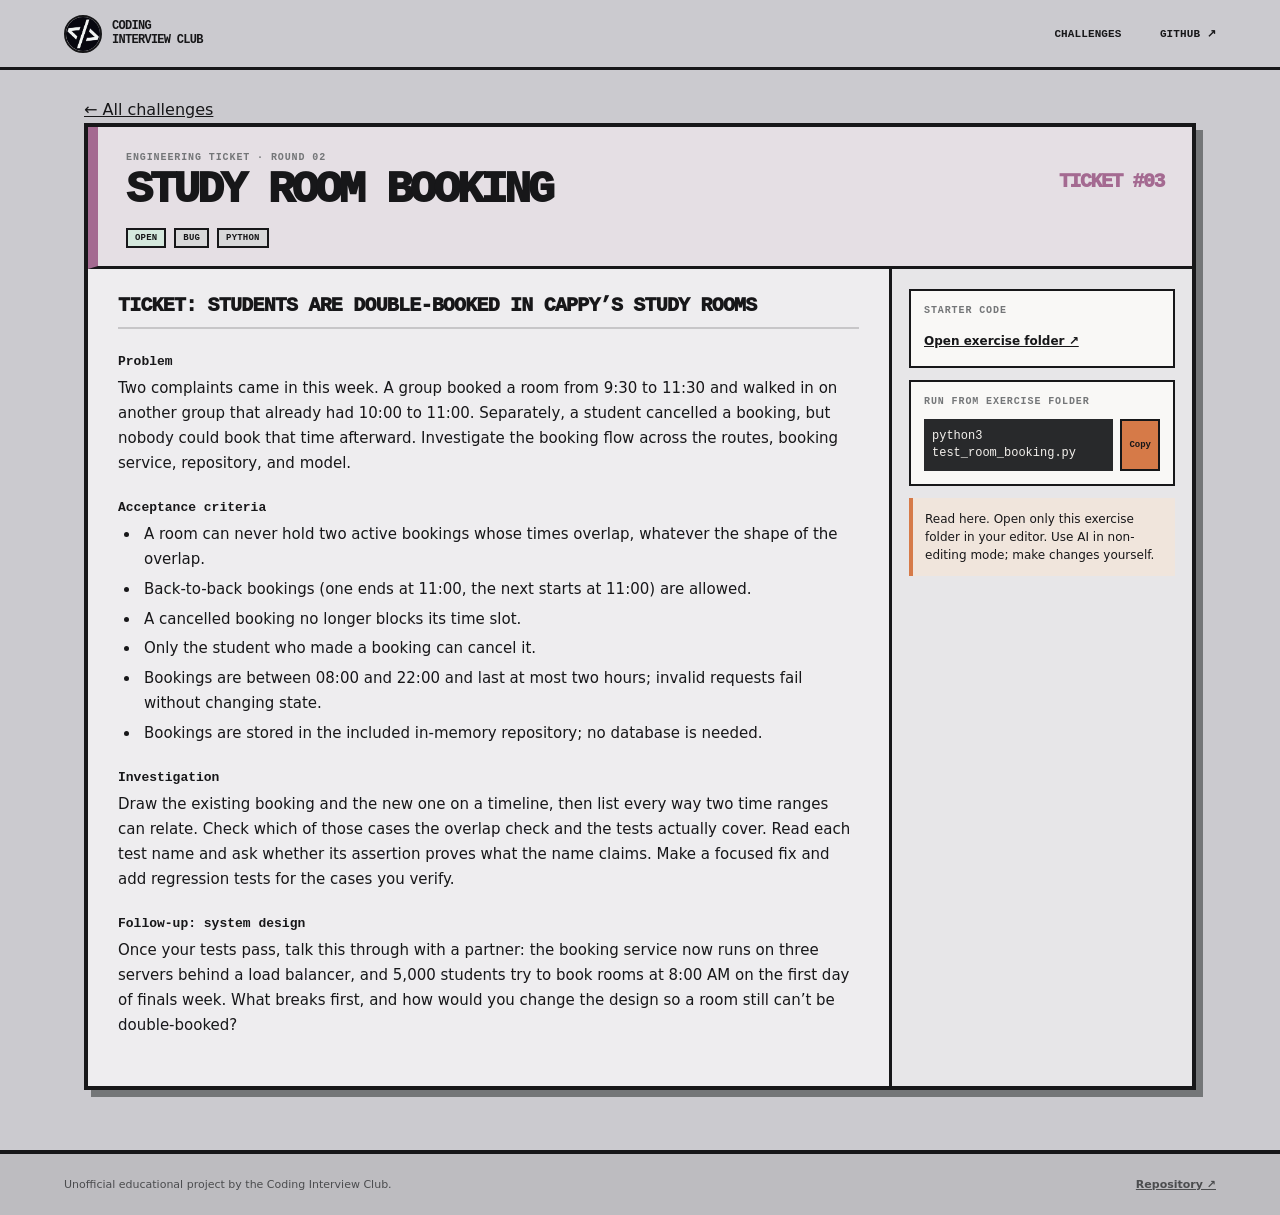
<file: docs/challenges/r2-03-room-booking.html>
<!doctype html>
<html lang="en">
<head>
  <meta charset="utf-8">
  <meta name="viewport" content="width=device-width, initial-scale=1">
  <meta name="theme-color" content="#cbcacf">
  <meta name="description" content="Engineering Ticket: Study Room Booking.">
  <title>Study Room Booking · CIC Challenge Portal</title>
  <link rel="stylesheet" href="../assets/styles.css?v=final-polish-2">
  <script src="../assets/app.js?v=final-polish-1" defer></script>
</head>
<body class="challenge-page ticket-page">
<a class="skip-link" href="#main">Skip to content</a>
<header class="site-header">
  <a class="brand" href="../index.html" aria-label="Coding Interview Club home">
    <img class="brand-logo" src="../assets/images/cic-logo.jpeg" alt="">
    <span>CODING<br>INTERVIEW CLUB</span>
  </a>
  <nav aria-label="Main navigation">
    <a href="../index.html#round-2">Challenges</a>
    <a href="https://github.com/KASIVL/bloomberg-ai-interview-practice">GitHub ↗</a>
  </nav>
</header>
<main id="main" class="challenge-shell">
  <a class="back-link" href="../index.html">← All challenges</a>
  <article class="work-item">
    <header class="work-head">
      <div><p class="eyebrow">ENGINEERING TICKET · ROUND 02</p><h1>Study Room Booking</h1></div>
      <div class="work-id">TICKET #03</div>
      <div class="badges"><span class="badge open">OPEN</span><span class="badge">BUG</span><span class="badge">PYTHON</span></div>
    </header>
    <div class="work-content">
      <section class="assignment-copy" aria-label="Original assignment">
<h2>Ticket: Students are double-booked in Cappy’s study rooms</h2>
<h3>Problem</h3>
<p>Two complaints came in this week. A group booked a room from 9:30 to 11:30 and walked in on another group that already had 10:00 to 11:00. Separately, a student cancelled a booking, but nobody could book that time afterward. Investigate the booking flow across the routes, booking service, repository, and model.</p>
<h3>Acceptance criteria</h3>
<ul>
<li>A room can never hold two active bookings whose times overlap, whatever the shape of the overlap.</li>
<li>Back-to-back bookings (one ends at 11:00, the next starts at 11:00) are allowed.</li>
<li>A cancelled booking no longer blocks its time slot.</li>
<li>Only the student who made a booking can cancel it.</li>
<li>Bookings are between 08:00 and 22:00 and last at most two hours; invalid requests fail without changing state.</li>
<li>Bookings are stored in the included in-memory repository; no database is needed.</li>
</ul>
<h3>Investigation</h3>
<p>Draw the existing booking and the new one on a timeline, then list every way two time ranges can relate. Check which of those cases the overlap check and the tests actually cover. Read each test name and ask whether its assertion proves what the name claims. Make a focused fix and add regression tests for the cases you verify.</p>
<h3>Follow-up: system design</h3>
<p>Once your tests pass, talk this through with a partner: the booking service now runs on three servers behind a load balancer, and 5,000 students try to book rooms at 8:00 AM on the first day of finals week. What breaks first, and how would you change the design so a room still can’t be double-booked?</p>
      </section>
      <aside class="work-tools" aria-label="Challenge tools">
        <section class="tool-box">
          <p class="eyebrow">STARTER CODE</p>
          <a class="source-link" href="https://github.com/KASIVL/bloomberg-ai-interview-practice/tree/main/round-2/03-room-booking" target="_blank" rel="noreferrer">Open exercise folder ↗</a>
        </section>
        <section class="tool-box">
          <p class="eyebrow">RUN FROM EXERCISE FOLDER</p>
          <div class="command-row"><code>python3 test_room_booking.py</code><button class="copy-button" type="button" data-copy="python3 test_room_booking.py" aria-label="Copy command python3 test_room_booking.py">Copy</button></div>
        </section>
        <p class="ai-note">Read here. Open only this exercise folder in your editor. Use AI in non-editing mode; make changes yourself.</p>
      </aside>
    </div>
  </article>
</main>
<footer class="site-footer"><span>Unofficial educational project by the Coding Interview Club.</span><a href="https://github.com/KASIVL/bloomberg-ai-interview-practice">Repository ↗</a></footer>
<div class="toast" role="status" aria-live="polite"></div>
</body>
</html>
</file>
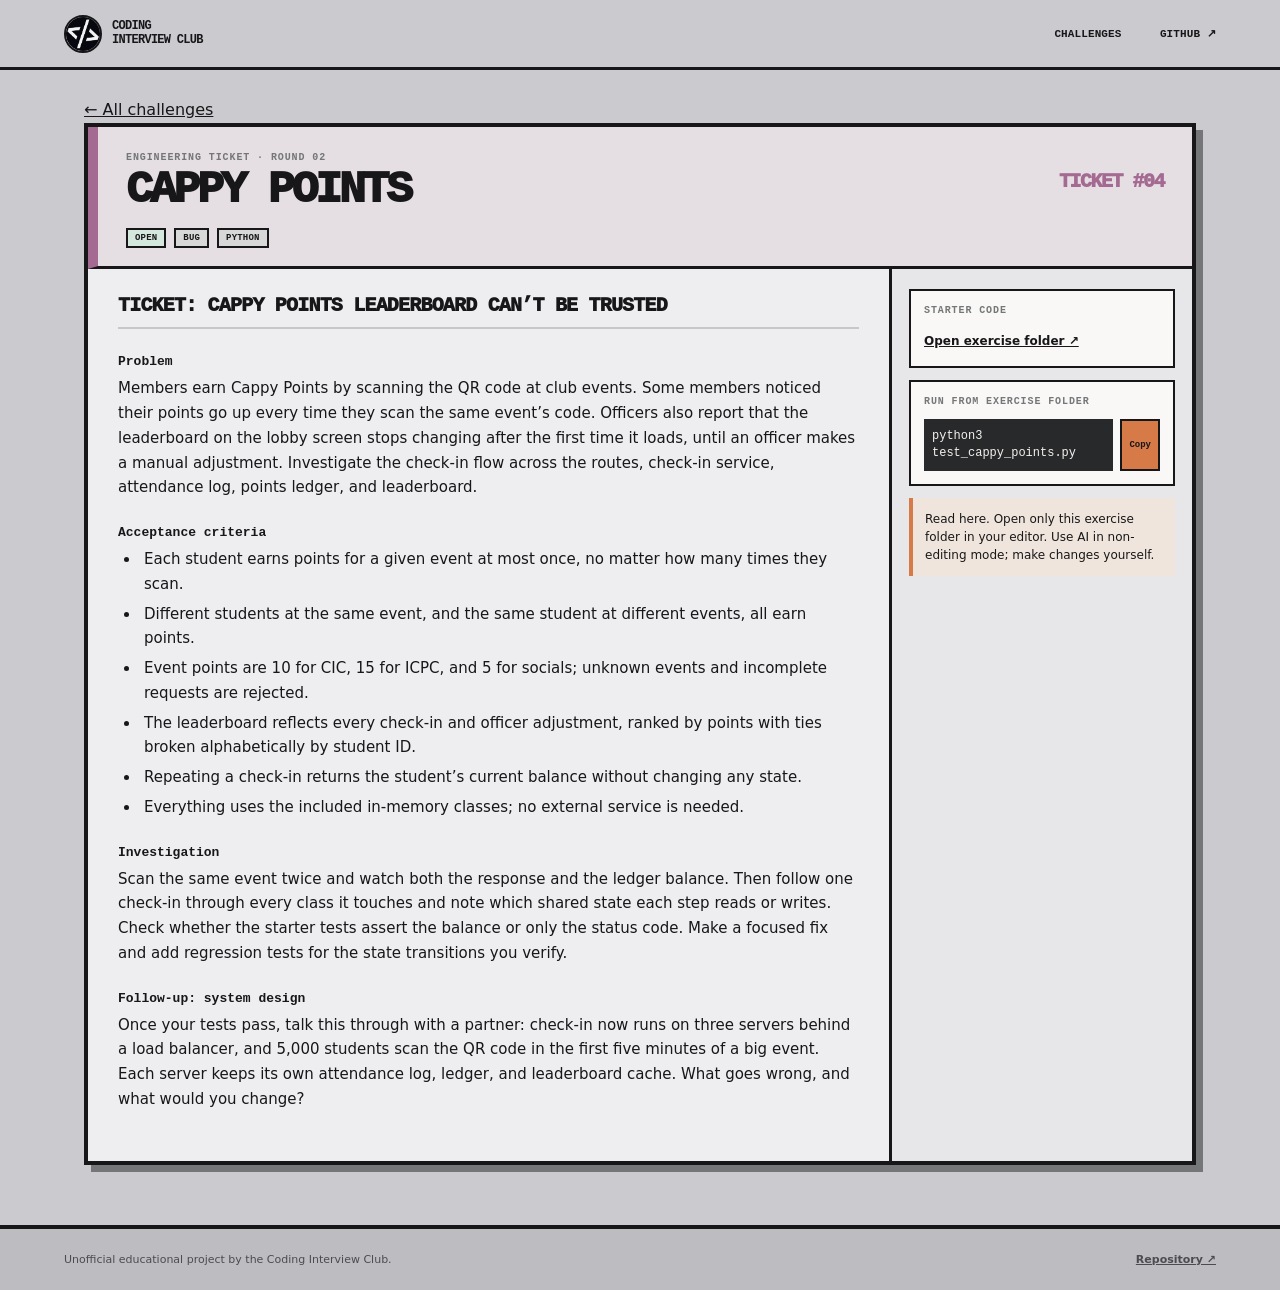
<file: docs/challenges/r2-04-cappy-points.html>
<!doctype html>
<html lang="en">
<head>
  <meta charset="utf-8">
  <meta name="viewport" content="width=device-width, initial-scale=1">
  <meta name="theme-color" content="#cbcacf">
  <meta name="description" content="Engineering Ticket: Cappy Points.">
  <title>Cappy Points · CIC Challenge Portal</title>
  <link rel="stylesheet" href="../assets/styles.css?v=final-polish-2">
  <script src="../assets/app.js?v=final-polish-1" defer></script>
</head>
<body class="challenge-page ticket-page">
<a class="skip-link" href="#main">Skip to content</a>
<header class="site-header">
  <a class="brand" href="../index.html" aria-label="Coding Interview Club home">
    <img class="brand-logo" src="../assets/images/cic-logo.jpeg" alt="">
    <span>CODING<br>INTERVIEW CLUB</span>
  </a>
  <nav aria-label="Main navigation">
    <a href="../index.html#round-2">Challenges</a>
    <a href="https://github.com/KASIVL/bloomberg-ai-interview-practice">GitHub ↗</a>
  </nav>
</header>
<main id="main" class="challenge-shell">
  <a class="back-link" href="../index.html">← All challenges</a>
  <article class="work-item">
    <header class="work-head">
      <div><p class="eyebrow">ENGINEERING TICKET · ROUND 02</p><h1>Cappy Points</h1></div>
      <div class="work-id">TICKET #04</div>
      <div class="badges"><span class="badge open">OPEN</span><span class="badge">BUG</span><span class="badge">PYTHON</span></div>
    </header>
    <div class="work-content">
      <section class="assignment-copy" aria-label="Original assignment">
<h2>Ticket: Cappy Points leaderboard can’t be trusted</h2>
<h3>Problem</h3>
<p>Members earn Cappy Points by scanning the QR code at club events. Some members noticed their points go up every time they scan the same event’s code. Officers also report that the leaderboard on the lobby screen stops changing after the first time it loads, until an officer makes a manual adjustment. Investigate the check-in flow across the routes, check-in service, attendance log, points ledger, and leaderboard.</p>
<h3>Acceptance criteria</h3>
<ul>
<li>Each student earns points for a given event at most once, no matter how many times they scan.</li>
<li>Different students at the same event, and the same student at different events, all earn points.</li>
<li>Event points are 10 for CIC, 15 for ICPC, and 5 for socials; unknown events and incomplete requests are rejected.</li>
<li>The leaderboard reflects every check-in and officer adjustment, ranked by points with ties broken alphabetically by student ID.</li>
<li>Repeating a check-in returns the student’s current balance without changing any state.</li>
<li>Everything uses the included in-memory classes; no external service is needed.</li>
</ul>
<h3>Investigation</h3>
<p>Scan the same event twice and watch both the response and the ledger balance. Then follow one check-in through every class it touches and note which shared state each step reads or writes. Check whether the starter tests assert the balance or only the status code. Make a focused fix and add regression tests for the state transitions you verify.</p>
<h3>Follow-up: system design</h3>
<p>Once your tests pass, talk this through with a partner: check-in now runs on three servers behind a load balancer, and 5,000 students scan the QR code in the first five minutes of a big event. Each server keeps its own attendance log, ledger, and leaderboard cache. What goes wrong, and what would you change?</p>
      </section>
      <aside class="work-tools" aria-label="Challenge tools">
        <section class="tool-box">
          <p class="eyebrow">STARTER CODE</p>
          <a class="source-link" href="https://github.com/KASIVL/bloomberg-ai-interview-practice/tree/main/round-2/04-cappy-points" target="_blank" rel="noreferrer">Open exercise folder ↗</a>
        </section>
        <section class="tool-box">
          <p class="eyebrow">RUN FROM EXERCISE FOLDER</p>
          <div class="command-row"><code>python3 test_cappy_points.py</code><button class="copy-button" type="button" data-copy="python3 test_cappy_points.py" aria-label="Copy command python3 test_cappy_points.py">Copy</button></div>
        </section>
        <p class="ai-note">Read here. Open only this exercise folder in your editor. Use AI in non-editing mode; make changes yourself.</p>
      </aside>
    </div>
  </article>
</main>
<footer class="site-footer"><span>Unofficial educational project by the Coding Interview Club.</span><a href="https://github.com/KASIVL/bloomberg-ai-interview-practice">Repository ↗</a></footer>
<div class="toast" role="status" aria-live="polite"></div>
</body>
</html>
</file>
<file: docs/assets/styles.css>
:root {
  --wall:#cbcacf;
  --ink:#171719;
  --gray:#747678;
  --steel:#a0a0a1;
  --sky:#c7ebf5;
  --blue:#d67a48;
  --orange:#d67a48;
  --brown:#a85b3f;
  --purple:#a46a91;
  --paper:#eeedef;
  --white:#f9f8f6;
  --line:#343436;
  --pixel:ui-monospace,'Courier New',monospace;
  --body:system-ui,-apple-system,BlinkMacSystemFont,'Segoe UI',sans-serif;
}
* {
  box-sizing:border-box;
}
html {
  scroll-behavior:smooth;
  scroll-padding-top:82px;
}
body {
  margin:0;
  background:var(--wall);
  color:var(--ink);
  font-family:var(--body);
  line-height:1.55;
}
a {
  color:inherit;
}
.skip-link {
  position:absolute;
  top:-4rem;
  left:1rem;
  z-index:20;
  padding:.7rem 1rem;
  background:var(--ink);
  color:white;
}
.skip-link:focus {
  top:1rem;
}
:focus-visible {
  outline:3px solid var(--purple);
  outline-offset:3px;
}
.site-header {
  min-height:70px;
  padding:10px clamp(18px,5vw,76px);
  display:flex;
  align-items:center;
  justify-content:space-between;
  border-bottom:3px solid var(--ink);
  background:var(--wall);
  gap:20px;
}
.brand {
  display:flex;
  align-items:center;
  gap:10px;
  text-decoration:none;
  font:900 12px/1.12 var(--pixel);
  letter-spacing:-.06em;
}
.brand-mark {
  width:36px;
  height:36px;
  background:var(--ink);
  color:var(--wall);
  display:grid;
  place-items:center;
  font-size:12px;
  clip-path:polygon(0 0,80% 0,80% 16%,100% 16%,100% 84%,80% 84%,80% 100%,0 100%);
}
nav {
  display:flex;
  align-items:center;
  gap:clamp(15px,3vw,42px);
}
nav a {
  text-decoration:none;
  font:700 11px var(--pixel);
  text-transform:uppercase;
  letter-spacing:.01em;
}
nav a:hover,.crumb a:hover {
  color:var(--brown);
}
.hero {
  position:relative;
  max-width:1440px;
  margin:auto;
  padding:clamp(36px,5vw,72px) clamp(18px,5vw,76px) 40px;
  display:grid;
  grid-template-columns:.92fr 1.08fr;
  align-items:center;
  gap:clamp(24px,5vw,72px);
  min-height:650px;
  overflow:hidden;
}
.hero::before {
  content:"";
  position:absolute;
  z-index:0;
  top:9%;
  right:3.8%;
  width:min(43vw,580px);
  height:78%;
  background:var(--orange);
  border:5px solid var(--ink);
  box-shadow:8px 8px 0 var(--ink);
}
.hero-copy {
  z-index:1;
}
.eyebrow {
  font:800 10px/1.4 var(--pixel);
  letter-spacing:.09em;
  text-transform:uppercase;
  color:var(--gray);
  margin:0 0 12px;
}
.pixel-dot {
  display:inline-block;
  width:9px;
  height:9px;
  background:var(--orange);
  box-shadow:4px 0 var(--brown);
  margin-right:7px;
}
h1,h2,.card-number,.work-id {
  font-family:var(--pixel);
  font-weight:1000;
  letter-spacing:-.075em;
  text-transform:uppercase;
}
h1 {
  font-size:clamp(48px,6.5vw,92px);
  line-height:.9;
  margin:0 0 25px;
}
.hero h1 {
  font-family:Impact,Haettenschweiler,'Arial Narrow Bold',var(--body);
  font-size:clamp(48px,6vw,84px);
  line-height:.96;
  letter-spacing:-.035em;
}
h1 span {
  color:var(--orange);
}
.hero-description {
  max-width:470px;
  font-size:18px;
  line-height:1.5;
  margin:0 0 10px;
}
.club-credit {
  font-size:12px;
  color:#4f5052;
  margin:0 0 24px;
}
.button-link {
  display:inline-flex;
  align-items:center;
  gap:20px;
  padding:13px 16px;
  background:var(--ink);
  color:var(--white);
  text-decoration:none;
  font:800 12px var(--pixel);
  border:3px solid var(--ink);
  box-shadow:5px 5px 0 var(--purple);
  transition:transform .14s,box-shadow .14s;
}
.button-link:hover {
  transform:translate(2px,2px);
  box-shadow:3px 3px 0 var(--purple);
}
.hero-stats {
  display:flex;
  gap:18px;
  flex-wrap:wrap;
  margin-top:24px;
  font:700 9px var(--pixel);
  color:var(--gray);
}
.hero-scene {
  margin:0;
  position:relative;
  border:5px solid var(--ink);
  background:var(--sky);
  box-shadow:8px 8px 0 var(--gray);
  z-index:1;
}
.hero-scene img {
  display:block;
  width:100%;
  height:auto;
  image-rendering:pixelated;
}
.hero-scene figcaption {
  position:absolute;
  left:0;
  bottom:0;
  background:var(--ink);
  color:var(--white);
  padding:7px 10px;
  font:700 9px var(--pixel);
}
.hero-floor {
  position:absolute;
  height:32px;
  background:var(--gray);
  bottom:0;
  left:0;
  right:0;
  border-top:5px solid var(--steel);
}
.run-strip {
  display:flex;
  align-items:center;
  justify-content:center;
  gap:clamp(11px,3vw,36px);
  padding:14px 20px;
  background:var(--ink);
  color:var(--white);
  font:800 11px var(--pixel);
  letter-spacing:.04em;
}
.run-strip b {
  color:var(--orange);
  font-size:18px;
}
.strip-note {
  margin-left:clamp(0px,4vw,48px);
  font-size:9px;
  color:#b9b9bb;
}
.round-section {
  max-width:1300px;
  margin:auto;
  padding:74px clamp(18px,5vw,76px) 20px;
}
.getting-started {
  max-width:1300px;
  margin:12px auto 0;
  padding:24px clamp(18px,5vw,76px) 10px;
  display:grid;
  grid-template-columns:minmax(0,1fr) 260px;
  align-items:stretch;
  gap:28px;
}
.getting-started-heading {
  display:flex;
  align-items:end;
  justify-content:space-between;
  gap:16px;
  padding-bottom:13px;
  border-bottom:4px solid var(--ink);
  margin-bottom:16px;
}
.getting-started-heading .eyebrow { margin-bottom:6px; }
.getting-started-heading h2,.workshop-qr h2 {
  margin:0;
  font:1000 clamp(20px,2.5vw,30px)/1.1 var(--pixel);
  letter-spacing:-.07em;
  text-transform:uppercase;
}
.getting-started-heading>p {
  max-width:230px;
  margin:0;
  color:#555659;
  font-size:12px;
}
.getting-started-steps {
  list-style:none;
  margin:0;
  padding:0;
  display:grid;
  grid-template-columns:repeat(2,minmax(0,1fr));
  gap:12px;
}
.getting-started-step {
  display:grid;
  grid-template-columns:38px minmax(0,1fr);
  gap:10px;
  align-content:start;
  padding:12px;
  background:#d5d4d7;
  border:3px solid var(--ink);
  box-shadow:4px 4px 0 var(--gray);
}
.step-number {
  display:grid;
  place-items:center;
  width:36px;
  height:36px;
  background:var(--ink);
  color:var(--orange);
  font:900 16px var(--pixel);
}
.getting-started-step h3 {
  margin:0 0 5px;
  font:900 12px/1.3 var(--pixel);
  text-transform:uppercase;
  letter-spacing:-.03em;
}
.getting-started-step p {
  margin:0;
  color:#444548;
  font-size:11px;
  line-height:1.45;
}
.clone-command {
  display:flex;
  align-items:stretch;
  gap:6px;
  margin-top:8px;
}
.clone-command code {
  min-width:0;
  flex:1;
  overflow-wrap:anywhere;
  padding:7px;
  background:#28292b;
  color:#f4f1ed;
  font:10px/1.35 var(--pixel);
}
.clone-command .copy-button { align-self:start; }
.download-option {
  margin-top:10px;
  padding-top:9px;
  border-top:1px dashed #77787a;
}
.download-option p {
  margin:0 0 7px;
  color:#444548;
  font-size:11px;
  line-height:1.4;
}
.download-link {
  display:inline-flex;
  align-items:center;
  gap:12px;
  padding:7px 9px;
  border:2px solid var(--ink);
  background:var(--ink);
  box-shadow:3px 3px 0 var(--orange);
  color:var(--white);
  text-decoration:none;
  font:800 10px var(--pixel);
}
.download-link:hover { transform:translate(1px,1px); box-shadow:2px 2px 0 var(--orange); }
.setup-check {
  display:grid;
  grid-template-columns:165px minmax(0,1fr);
  gap:16px;
  margin-top:14px;
  padding:13px;
  border:3px solid var(--ink);
  background:#e1e0e2;
  box-shadow:4px 4px 0 var(--gray);
}
.setup-check-heading {
  display:flex;
  align-items:center;
  gap:10px;
}
.setup-check-heading .step-number { flex:none; background:var(--purple); color:#fff; }
.setup-check-heading .eyebrow { margin:0 0 3px; }
.setup-check-heading h3 { margin:0; font:900 13px/1.2 var(--pixel); text-transform:uppercase; }
.setup-check-content>p { margin:0; color:#444548; font-size:11px; line-height:1.45; }
.setup-commands {
  display:flex;
  flex-wrap:wrap;
  gap:6px 12px;
  margin:7px 0;
  font-size:10px;
}
.setup-commands span { display:flex; align-items:center; flex-wrap:wrap; gap:5px; }
.setup-commands code {
  padding:3px 5px;
  background:#28292b;
  color:var(--white);
  font:10px/1.35 var(--pixel);
}
.setup-check-content .setup-note { color:#555659; font-size:10px; }
.workshop-qr {
  display:flex;
  flex-direction:column;
  align-items:center;
  justify-content:center;
  text-align:center;
  padding:16px;
  border:4px solid var(--ink);
  background:#d6d5d8;
  box-shadow:6px 6px 0 var(--purple);
}
.workshop-qr .eyebrow { margin:0 0 5px; }
.workshop-qr h2 { font-size:20px; margin-bottom:10px; }
.qr-link {
  display:block;
  width:min(100%,210px);
  aspect-ratio:1;
  padding:8px;
  border:3px solid var(--ink);
  background:#fff;
  line-height:0;
}
.qr-link img {
  display:block;
  width:100%;
  height:100%;
  object-fit:contain;
}
.workshop-qr>p:not(.eyebrow) {
  max-width:210px;
  margin:10px 0 7px;
  color:#444548;
  font-size:11px;
  line-height:1.4;
}
.qr-text-link {
  font:800 10px var(--pixel);
  text-decoration-thickness:2px;
  text-underline-offset:3px;
}
.qr-text-link:hover { color:var(--brown); }
.section-heading {
  display:flex;
  align-items:end;
  justify-content:space-between;
  gap:25px;
  border-bottom:4px solid var(--ink);
  padding-bottom:18px;
  margin-bottom:24px;
}
.section-heading .eyebrow {
  margin-bottom:8px;
}
.section-heading h2 {
  margin:0;
  font-size:clamp(19px,3vw,34px);
  line-height:1.15;
  letter-spacing:-.06em;
}
.section-heading h2 span {
  color:var(--orange);
}
.section-heading>p {
  max-width:280px;
  margin:0;
  color:#555659;
  font-size:13px;
}
.card-grid {
  display:grid;
  grid-template-columns:repeat(3,minmax(0,1fr));
  gap:17px;
}
.challenge-card {
  background:var(--paper);
  padding:19px 20px 16px;
  border:3px solid var(--ink);
  box-shadow:5px 5px 0 #aaa9ac;
  display:flex;
  flex-direction:column;
  min-height:226px;
  transition:transform .15s,box-shadow .15s;
}
.challenge-card:hover {
  transform:translateY(-3px);
  box-shadow:5px 8px 0 var(--orange);
}
.card-top {
  display:flex;
  align-items:center;
  gap:11px;
}
.card-number {
  font-size:22px;
  color:var(--orange);
}
.card-icon {
  font:24px var(--pixel);
  color:var(--gray);
  line-height:1;
}
.badge {
  display:inline-flex;
  background:#d8d8d9;
  border:2px solid var(--ink);
  padding:3px 7px;
  font:800 9px var(--pixel);
  letter-spacing:.02em;
}
.card-top .badge {
  margin-left:auto;
}
.badge.open {
  background:#d5e8dd;
}
.challenge-card h3 {
  font:900 17px/1.2 var(--pixel);
  letter-spacing:-.05em;
  margin:17px 0 8px;
}
.challenge-card>p {
  font-size:13px;
  color:#4f5052;
  margin:0 0 14px;
  line-height:1.45;
}
.card-meta {
  display:flex;
  gap:8px;
  margin-top:auto;
  font:700 9px var(--pixel);
  color:var(--gray);
}
.card-meta span {
  padding:4px 6px;
  border-left:3px solid var(--blue);
  background:#e2e2e3;
}
.card-link {
  display:flex;
  justify-content:space-between;
  align-items:center;
  text-decoration:none;
  border-top:2px solid #c3c3c5;
  padding-top:11px;
  margin-top:13px;
  font:800 11px var(--pixel);
}
.card-link:hover {
  color:var(--brown);
}
.round-two {
  padding-top:68px;
}
.round-two .section-heading {
  border-color:var(--purple);
}
.round-two .card-grid {
  grid-template-columns:repeat(2,minmax(0,1fr));
}
.round-two .challenge-card {
  background:#f0e9ee;
}
.workshop-note {
  max-width:1140px;
  margin:70px auto 18px;
  background:#d6d5d8;
  border:4px solid var(--ink);
  box-shadow:7px 7px 0 var(--gray);
  padding:22px 27px;
  display:grid;
  grid-template-columns:74px 1fr auto;
  gap:23px;
  align-items:center;
}
.note-stamp {
  height:68px;
  width:68px;
  background:var(--purple);
  color:white;
  border:3px solid var(--ink);
  display:grid;
  place-content:center;
  text-align:center;
  font:900 22px/.88 var(--pixel);
  transform:rotate(-3deg);
}
.note-stamp small {
  font-size:9px;
}
.workshop-note h2 {
  margin:0;
  font-size:21px;
  letter-spacing:-.06em;
}
.workshop-note p:not(.eyebrow) {
  font-size:13px;
  color:#4f5052;
  margin:6px 0 0;
  max-width:620px;
}

.copy-button {
  font:800 9px var(--pixel);
  border:2px solid var(--ink);
  background:var(--wall);
  color:var(--ink);
  padding:6px 7px;
  cursor:pointer;
}
.copy-button:hover {
  background:var(--ink);
  color:white;
}
.solutions-note {
  font-size:11px;
  color:#56575a;
  text-align:center;
}
.home-solutions {
  margin:22px 0 54px;
}
.site-footer {
  padding:22px clamp(18px,5vw,76px);
  border-top:4px solid var(--ink);
  background:#bdbcc0;
  display:flex;
  justify-content:space-between;
  gap:16px;
  font-size:11px;
  color:#4b4c4e;
}
.site-footer a {
  font-weight:700;
}
.challenge-shell {
  max-width:1160px;
  margin:auto;
  padding:28px 24px 60px;
}
.crumb {
  display:flex;
  justify-content:space-between;
  align-items:center;
  margin-bottom:18px;
  font:700 10px var(--pixel);
  color:var(--gray);
}
.crumb a {
  text-decoration:none;
  color:var(--ink);
}
.work-item {
  border:4px solid var(--ink);
  background:var(--paper);
  box-shadow:7px 7px 0 var(--gray);
}
.work-head {
  padding:24px 28px 18px;
  border-bottom:3px solid var(--ink);
  background:#e2e1e3;
  display:grid;
  grid-template-columns:1fr auto;
  align-items:center;
}
.work-head .eyebrow {
  margin:0 0 6px;
}
.work-head h1 {
  font-size:clamp(27px,4vw,45px);
  margin:0;
}
.work-id {
  grid-column:2;
  grid-row:1;
  color:var(--gray);
  font-size:20px;
}
.badges {
  grid-column:1/-1;
  display:flex;
  gap:8px;
  margin-top:17px;
  flex-wrap:wrap;
}
.work-content {
  display:grid;
  grid-template-columns:minmax(0,1fr) 300px;
}
.assignment-copy {
  padding:25px 30px 35px;
  border-right:3px solid var(--ink);
  font-size:15px;
  line-height:1.65;
}
.assignment-copy h2 {
  font-size:20px;
  line-height:1.2;
  border-bottom:2px solid #c7c6c8;
  padding-bottom:9px;
  margin:0 0 12px;
  letter-spacing:-.04em;
}
.assignment-copy h3 {
  font:800 13px var(--pixel);
  margin:25px 0 7px;
}
.assignment-copy p {
  margin:0 0 14px;
}
.assignment-copy ul {
  padding-left:22px;
  margin:5px 0 17px;
}
.assignment-copy li {
  padding-left:4px;
  margin:5px 0;
}
.work-tools {
  padding:20px 17px;
  display:flex;
  flex-direction:column;
  gap:12px;
  background:#e7e6e8;
}
.tool-box {
  border:2px solid var(--ink);
  background:var(--white);
  padding:13px;
}
.tool-box .eyebrow {
  margin:0 0 10px;
}
.source-link {
  font-size:12px;
  font-weight:700;
  overflow-wrap:anywhere;
}
.command-row {
  display:flex;
  align-items:stretch;
  gap:7px;
}
.command-row code {
  background:#28292b;
  color:#f4f1ed;
  padding:9px 8px;
  flex:1;
  min-width:0;
  overflow-wrap:anywhere;
  font:12px/1.4 var(--pixel);
}
.copy-button {
  background:var(--orange);
  white-space:nowrap;
}
.tool-note {
  font-size:11px;
  color:#56575a;
  line-height:1.45;
  margin:8px 0 0;
}

.ai-note {
  margin:0;
  padding:12px;
  background:#f0e5dc;
  border-left:4px solid var(--orange);
  font-size:12px;
  line-height:1.5;
}
.work-tools .solutions-note {
  text-align:left;
  margin:0;
  font-size:10px;
}
.toast {
  position:fixed;
  bottom:18px;
  left:50%;
  transform:translate(-50%,20px);
  opacity:0;
  background:var(--ink);
  color:white;
  padding:10px 14px;
  border:2px solid var(--orange);
  font:700 11px var(--pixel);
  transition:opacity .15s,transform .15s;
  pointer-events:none;
}
.toast.show {
  opacity:1;
  transform:translate(-50%,0);
}
.ticket-page .work-head {
  background:#e5dfe4;
  border-left:10px solid var(--purple);
}
.ticket-page .work-id {
  color:var(--purple);
}
.pr-page .work-head {
  border-top:8px solid var(--blue);
}
.pr-page .work-id {
  color:var(--blue);
}
@media(max-width:900px) {
  .hero {
    min-height:580px;
    grid-template-columns:.9fr 1.1fr;
    padding-top:42px;
    padding-bottom:54px;
    gap:28px;
  }
  .hero-stats {
    gap:10px;
    font-size:8px;
  }
  .workshop-note {
    margin-left:18px;
    margin-right:18px;
  }
  .work-content {
    grid-template-columns:minmax(0,1fr) 255px;
  }
  .getting-started {
    grid-template-columns:minmax(0,1fr) 220px;
    gap:20px;
    padding-left:24px;
    padding-right:24px;
  }
  .getting-started-steps { gap:9px; }
  .getting-started-step { grid-template-columns:30px minmax(0,1fr); gap:8px; padding:9px; }
  .step-number { width:30px; height:30px; font-size:14px; }
  .setup-check { grid-template-columns:1fr; gap:9px; }
  .assignment-copy {
    padding:22px;
  }
  .work-tools {
    padding:14px 12px;
  }
}
@media(max-width:650px) {
  .site-header {
    padding:10px 15px;
    min-height:62px;
  }
  .brand {
    font-size:9px;
  }
  .brand-mark {
    width:31px;
    height:31px;
    font-size:10px;
  }
  nav {
    gap:11px;
  }
  nav a {
    font-size:9px;
  }
  nav a:last-child {
    font-size:0;
  }
  nav a:last-child::first-letter {
    font-size:14px;
  }
  .hero {
    display:flex;
    flex-direction:column;
    align-items:stretch;
    min-height:0;
    padding:34px 18px 45px;
    gap:25px;
  }
  .hero-copy {
    order:0;
  }
  .hero-scene {
    order:1;
    width:100%;
    max-width:520px;
    align-self:center;
  }
  .hero h1 {
    font-size:clamp(42px,11vw,62px);
  }
  .hero-description {
    font-size:15px;
  }
  .hero-stats {
    font-size:8px;
  }
  .hero-floor {
    height:20px;
  }
  .run-strip {
    flex-wrap:wrap;
    gap:9px 13px;
    padding:13px 12px;
    font-size:9px;
  }
  .strip-note {
    width:100%;
    text-align:center;
    margin:2px 0 0;
  }
  .round-section {
    padding:52px 16px 12px;
  }
  .getting-started {
    grid-template-columns:1fr;
    gap:24px;
    margin-top:4px;
    padding:20px 16px 4px;
  }
  .getting-started-heading { display:block; }
  .getting-started-heading h2 { font-size:22px; }
  .getting-started-heading>p { margin-top:8px; font-size:12px; }
  .getting-started-steps { grid-template-columns:1fr; gap:10px; }
  .getting-started-step { grid-template-columns:36px minmax(0,1fr); padding:11px; }
  .step-number { width:34px; height:34px; }
  .getting-started-step h3 { font-size:12px; }
  .getting-started-step p { font-size:12px; }
  .clone-command code { font-size:10px; }
  .setup-check { padding:11px; }
  .setup-check-content>p { font-size:12px; }
  .setup-check-content .setup-note { font-size:11px; }
  .workshop-qr { width:min(100%,320px); justify-self:center; padding:14px; }
  .qr-link { width:min(100%,190px); }
  .section-heading {
    display:block;
  }
  .section-heading h2 {
    font-size:22px;
  }
  .section-heading>p {
    margin-top:10px;
    font-size:12px;
  }
  .card-grid,.round-two .card-grid {
    grid-template-columns:1fr;
    gap:13px;
  }
  .challenge-card {
    min-height:195px;
  }
  .workshop-note {
    grid-template-columns:56px 1fr;
    margin:48px 15px 14px;
    padding:16px;
    gap:15px;
  }
  .note-stamp {
    width:54px;
    height:54px;
    font-size:18px;
  }
  .workshop-note h2 {
    font-size:18px;
  }
  .workshop-note p:not(.eyebrow) {
    font-size:12px;
  }

  .site-footer {
    flex-direction:column;
    gap:7px;
    padding:17px 16px;
  }
  .challenge-shell {
    padding:18px 12px 40px;
  }
  .crumb {
    font-size:8px;
    gap:12px;
  }
  .work-item {
    box-shadow:4px 4px 0 var(--gray);
  }
  .work-head {
    padding:20px 16px 15px;
    grid-template-columns:1fr auto;
  }
  .work-head h1 {
    font-size:29px;
  }
  .work-id {
    font-size:15px;
  }
  .badges {
    gap:5px;
    margin-top:13px;
  }
  .badge {
    font-size:8px;
    padding:3px 5px;
  }
  .work-content {
    display:flex;
    flex-direction:column;
  }
  .assignment-copy {
    border-right:0;
    border-bottom:3px solid var(--ink);
    padding:20px 17px 25px;
    font-size:14px;
  }
  .assignment-copy h2 {
    font-size:18px;
  }
  .work-tools {
    padding:13px;
    display:grid;
    grid-template-columns:1fr;
    gap:10px;
  }
  .tool-box {
    padding:12px;
  }
  .command-row code {
    font-size:11px;
  }

  .ai-note,.work-tools>.solutions-note {
    grid-column:1/-1;
  }
}
@media(prefers-reduced-motion:reduce) {
  *,*::before,*::after {
    scroll-behavior:auto!important;
    transition:none!important;
    animation:none!important;
  }
}

/* Brand artwork and bold pixel-frame treatment. */
.brand-logo {
  width: 38px;
  height: 38px;
  flex: none;
  object-fit: cover;
  border: 2px solid var(--ink);
  border-radius: 50%;
}
.poster-frame {
  position: relative;
  z-index: 1;
  width: 100%;
  max-width: 470px;
  margin: 0;
  justify-self: end;
  border: 6px solid var(--ink);
  background: var(--sky);
  box-shadow: 12px 12px 0 var(--ink);
}
.poster-frame img {
  display: block;
  width: 100%;
  height: auto;
  image-rendering: pixelated;
}

@media(max-width:650px) {
  .hero::before {
    top:auto;
    right:auto;
    left:50%;
    bottom:6%;
    width:min(88vw,390px);
    height:45%;
    transform:translateX(-50%);
  }
  .poster-frame {
    order: 1;
    width: 100%;
    max-width: 360px;
    align-self: center;
  }
}
</file>
